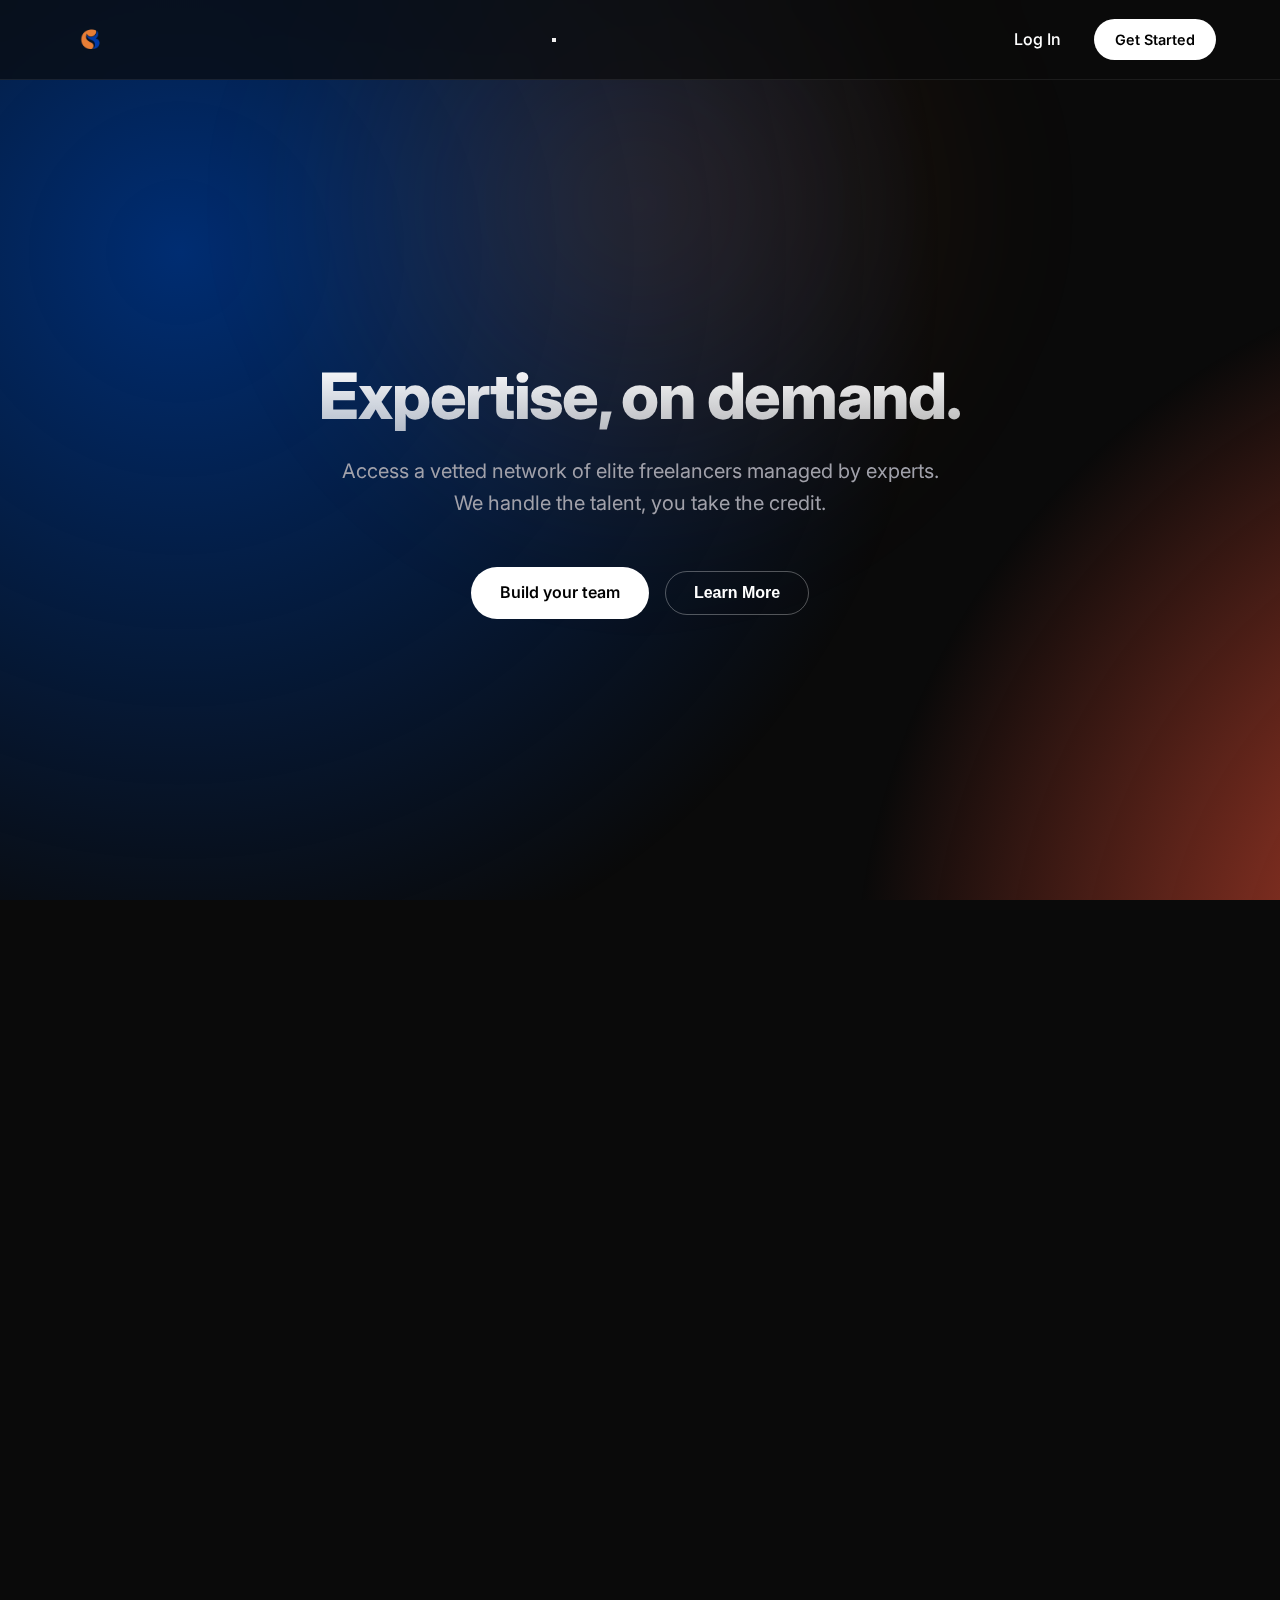
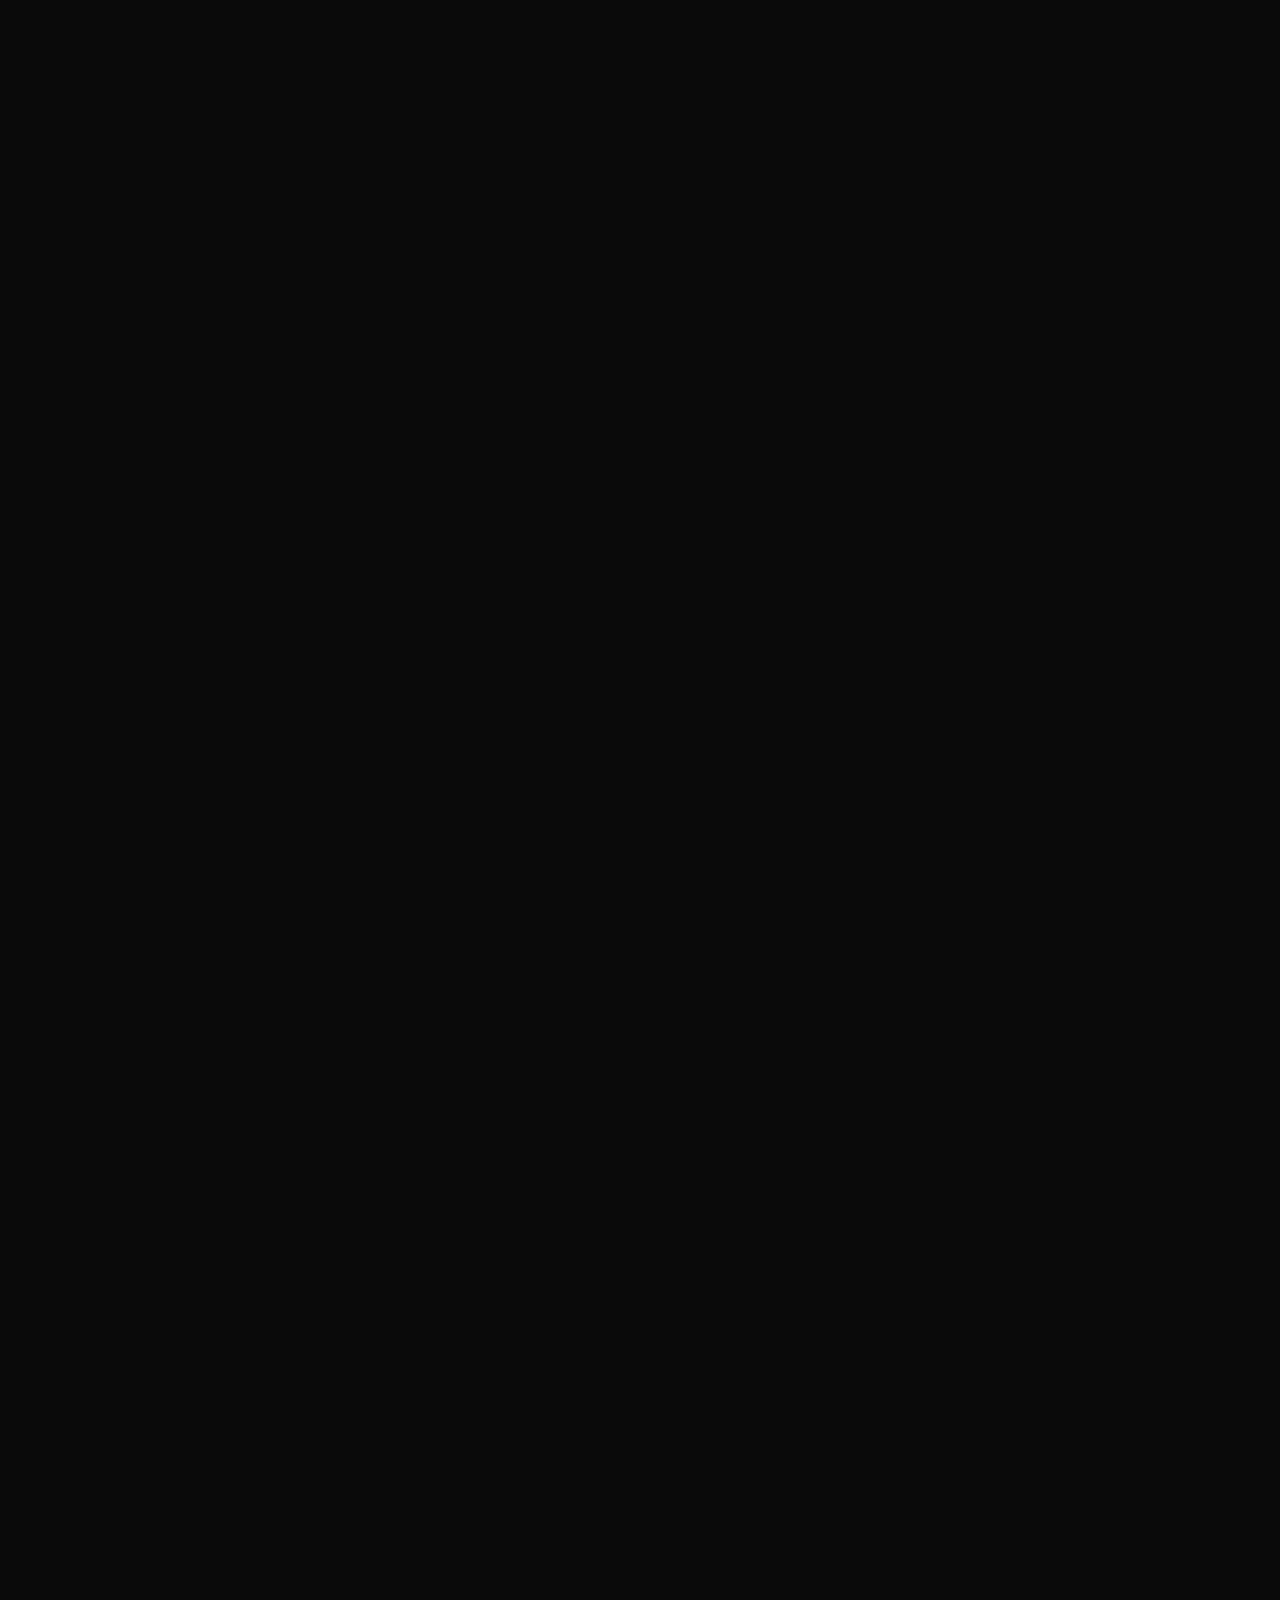
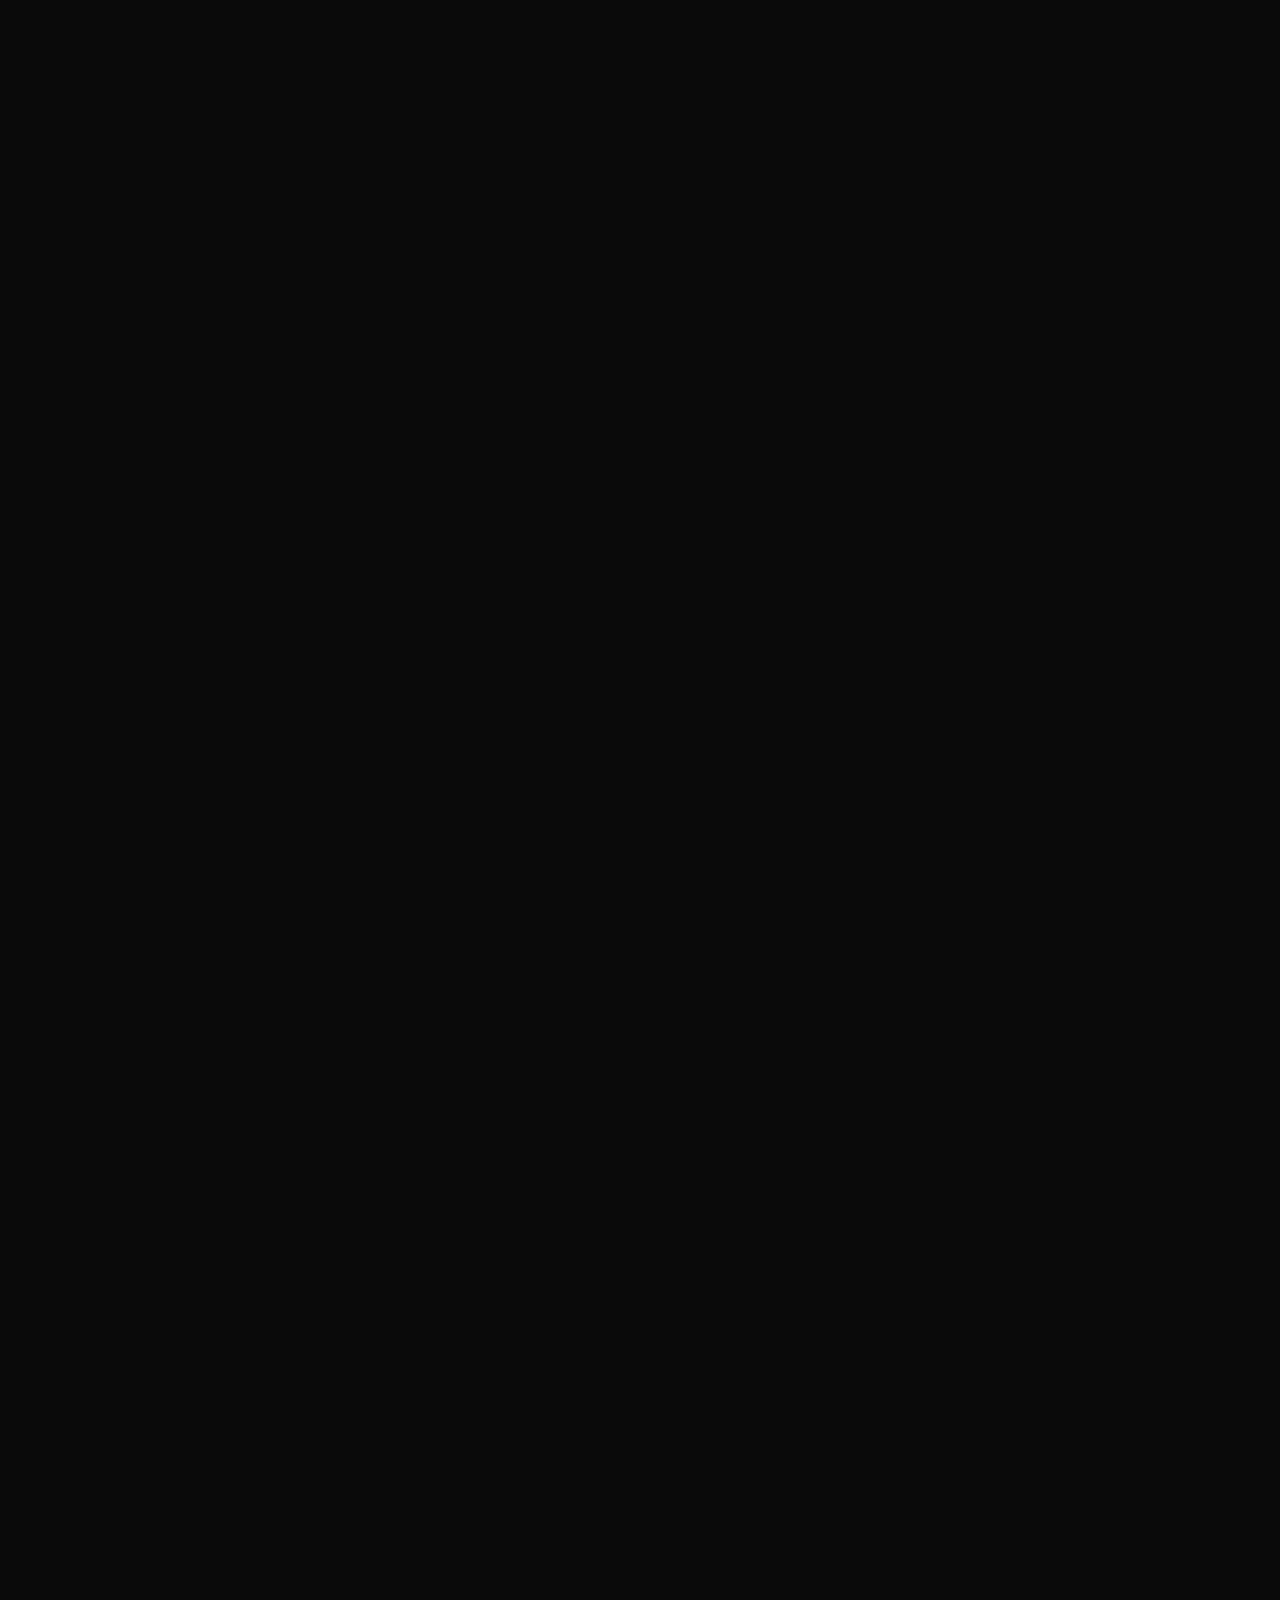
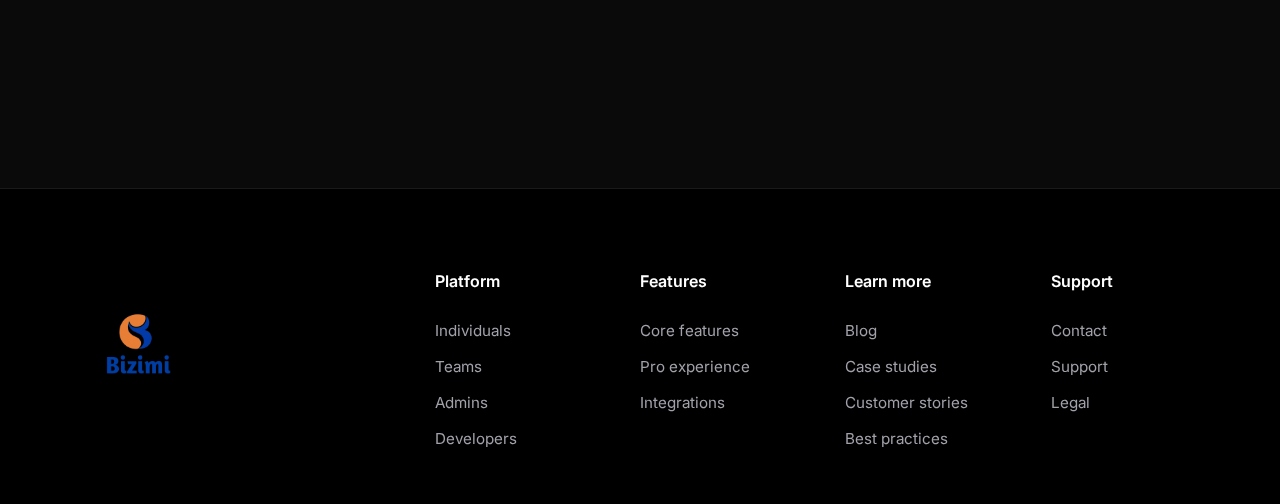
<file: index.html>
<!doctype html>
<html lang="en">
  <head>
    <meta charset="UTF-8" />
    <meta name="viewport" content="width=device-width, initial-scale=1.0" />
    <title>Bizimi - Expertise on Demand</title>
    <link rel="stylesheet" href="style.css" />
    <link
      href="https://fonts.googleapis.com/css2?family=Inter:wght@400;500;600;700;800&display=swap"
      rel="stylesheet"
    />
    <link rel="icon" href="imgs/logo (3).png">
  </head>

  <body data-view="agency">
    <div class="bg-container">
      <div class="bg-layer bg-agency"></div>
    </div>

    <nav class="navbar fade-in">
      <div class="logo">
        <a href="index.html" class="logo-icon">
          <img src="imgs/logo (3).png" alt="Bizimi Logo" />
        </a>
        <!-- Optional text if needed -->
        <!-- <span class="logo-text">Bizimi</span> -->
      </div>

      <button class="mobile-menu-btn" aria-label="Toggle navigation">
        <span class="bar"></span>
        <span class="bar"></span>
        <span class="bar"></span>
      </button>

      <div class="nav-menu" id="nav-menu">
        <div class="nav-actions">
          <a href="Login.html" class="btn btn-ghost">Log In</a>
          <a href="Signup.html" class="btn btn-light btn-sm">Get Started</a>
        </div>
      </div>
    </nav>

    <header class="hero">
      <!-- Abstract background elements can be added here via CSS or extra divs if needed -->
      <div class="hero-content fade-up">
        <h1 id="hero-title">Expertise, on demand.</h1>
        <p id="hero-sub">
          Access a vetted network of elite freelancers managed by experts. We
          handle the talent, you take the credit.
        </p>

        <div class="hero-buttons">
          <a
            id="main-cta-btn"
            class="btn btn-white"
            href="Signup.html"
          >
            Build your team
          </a>
          <button
            class="btn btn-outline"
            onclick="window.location.href = '#info-section'"
          >
            Learn More
          </button>
        </div>
      </div>
    </header>

    <section class="info-section" id="info-section">
      <div class="container fade-up">
        <div class="info-grid">
          <div class="info-text">
            <h2 id="info-title">Never say 'no' to a client project again.</h2>
            <p id="info-desc">
              Stop turning away work because your internal team is at capacity.
              Bizimi provides 'plug-and-play' experts who integrate directly
              into your workflow.
            </p>
            <a id="info-btn" class="btn btn-white" href="#how-it-works-section">See how it works</a>
          </div>
          <div class="info-image">
            <img
              id="info-img"
              src="imgs/handshake.svg"
              alt="Bizimi Illustration"
            />
          </div>
        </div>
      </div>
    </section>

    <section class="features-section">
      <div class="container">
        <!-- SVG Gradient Definition -->
        <svg
          style="width: 0; height: 0; position: absolute"
          aria-hidden="true"
          focusable="false"
        >
          <linearGradient id="icon-gradient" x2="1" y2="1">
            <stop offset="0%" stop-color="#f58025" />
            <stop offset="100%" stop-color="#da4a32" />
          </linearGradient>
        </svg>

        <div class="features-header fade-up">
          <h2>Why choose Bizimi?</h2>
          <p>
            We provide everything you need to successfully complete your
            projects and grow your business.
          </p>
        </div>

        <div class="grid-container">
          <!-- Card 1 -->
          <div class="feature-card fade-up delay-1">
            <div class="feature-icon">
              <svg
                viewBox="0 0 24 24"
                stroke-linecap="round"
                stroke-linejoin="round"
              >
                <path d="M17 21v-2a4 4 0 0 0-4-4H5a4 4 0 0 0-4 4v2"></path>
                <circle cx="9" cy="7" r="4"></circle>
                <path d="M23 21v-2a4 4 0 0 0-3-3.87"></path>
                <path d="M16 3.13a4 4 0 0 1 0 7.75"></path>
              </svg>
            </div>
            <h3>Find Top Talent</h3>
            <p>
              Connect with skilled freelancers from around the world, vetted for
              quality and expertise.
            </p>
          </div>

          <!-- Card 2 -->
          <div class="feature-card fade-up delay-2">
            <div class="feature-icon">
              <svg
                viewBox="0 0 24 24"
                stroke-linecap="round"
                stroke-linejoin="round"
              >
                <rect x="2" y="7" width="20" height="14" rx="2" ry="2"></rect>
                <path d="M16 21V5a2 2 0 0 0-2-2h-4a2 2 0 0 0-2 2v16"></path>
              </svg>
            </div>
            <h3>Secure Payments</h3>
            <p>
              Safe and secure payment system with escrow protection for both
              clients and freelancers.
            </p>
          </div>

          <!-- Card 3 -->
          <div class="feature-card fade-up delay-3">
            <div class="feature-icon">
              <svg
                viewBox="0 0 24 24"
                stroke-linecap="round"
                stroke-linejoin="round"
              >
                <path d="M12 22s8-4 8-10V5l-8-3-8 3v7c0 6 8 10 8 10z"></path>
              </svg>
            </div>
            <h3>Quality Assurance</h3>
            <p>
              All freelancers are verified and rated by previous clients to
              ensure top-quality work.
            </p>
          </div>

          <!-- Card 4 -->
          <div class="feature-card fade-up delay-1">
            <div class="feature-icon">
              <svg
                viewBox="0 0 24 24"
                stroke-linecap="round"
                stroke-linejoin="round"
              >
                <polygon
                  points="13 2 3 14 12 14 11 22 21 10 12 10 13 2"
                ></polygon>
              </svg>
            </div>
            <h3>Fast Delivery</h3>
            <p>
              Get your projects completed quickly with our efficient matching
              and communication system.
            </p>
          </div>

          <!-- Card 5 -->
          <div class="feature-card fade-up delay-2">
            <div class="feature-icon">
              <svg
                viewBox="0 0 24 24"
                stroke-linecap="round"
                stroke-linejoin="round"
              >
                <circle cx="12" cy="12" r="10"></circle>
                <line x1="2" y1="12" x2="22" y2="12"></line>
                <path
                  d="M12 2a15.3 15.3 0 0 1 4 10 15.3 15.3 0 0 1-4 10 15.3 15.3 0 0 1-4-10 15.3 15.3 0 0 1 4-10z"
                ></path>
              </svg>
            </div>
            <h3>Global Reach</h3>
            <p>
              Access talent from around the world, working across different time
              zones and cultures.
            </p>
          </div>

          <!-- Card 6 -->
          <div class="feature-card fade-up delay-3">
            <div class="feature-icon">
              <svg
                viewBox="0 0 24 24"
                stroke-linecap="round"
                stroke-linejoin="round"
              >
                <path
                  d="M21 11.5a8.38 8.38 0 0 1-.9 3.8 8.5 8.5 0 0 1-7.6 4.7 8.38 8.38 0 0 1-3.8-.9L3 21l1.9-5.7a8.38 8.38 0 0 1-.9-3.8 8.5 8.5 0 0 1 4.7-7.6 8.38 8.38 0 0 1 3.8-.9h.5a8.48 8.48 0 0 1 8 8v.5z"
                ></path>
              </svg>
            </div>
            <h3>24/7 Support</h3>
            <p>
              Round-the-clock customer support to help you with any questions or
              issues.
            </p>
          </div>
        </div>
      </div>
    </section>

    <section class="how-it-works-section" id="how-it-works-section">
      <div class="container">
        <div class="how-it-works-header fade-up">
          <h2>How it works</h2>
          <p>
            Getting started is simple. Follow these three easy steps to begin
            your journey.
          </p>
        </div>

        <div class="steps-container fade-up delay-1">
          <!-- Step 1 -->
          <div class="step-item">
            <div class="step-number">
              <span class="number-text">1</span>
            </div>
            <h3>Create Your Account</h3>
            <p>Sign up as a freelancer or client in just a few minutes.</p>
          </div>

          <!-- Step 2 -->
          <div class="step-item">
            <div class="step-number">
              <span class="number-text">2</span>
            </div>
            <h3>Post or Browse Projects</h3>
            <p>
              Clients post projects, freelancers browse and submit proposals.
            </p>
          </div>

          <!-- Step 3 -->
          <div class="step-item">
            <div class="step-number">
              <span class="number-text">3</span>
            </div>
            <h3>Work & Get Paid</h3>
            <p>Complete the work, get approved, and receive secure payments.</p>
          </div>
        </div>
      </div>
    </section>

    <section class="services-section">
      <div class="container">
        <div class="features-header fade-up">
          <h2>Our Services</h2>
          <p>Comprehensive solutions tailored to your business needs.</p>
        </div>

        <div class="grid-container">
          <!-- Service 1 -->
          <div class="service-card fade-up delay-1">
            <div class="service-icon">
              <svg
                viewBox="0 0 24 24"
                stroke-linecap="round"
                stroke-linejoin="round"
              >
                <path d="M12 19l7-7 3 3-7 7-3-3z"></path>
                <path d="M18 13l-1.5-7.5L2 2l3.5 14.5L13 18l5-5z"></path>
                <path d="M2 2l7.586 7.586"></path>
                <circle cx="11" cy="11" r="2"></circle>
              </svg>
            </div>
            <h3>UI/UX Design</h3>
            <p>
              User-centric designs that blend aesthetics with functionality for
              superior experiences.
            </p>
          </div>

          <!-- Service 2 -->
          <div class="service-card fade-up delay-2">
            <div class="service-icon">
              <svg
                viewBox="0 0 24 24"
                stroke-linecap="round"
                stroke-linejoin="round"
              >
                <polyline points="16 18 22 12 16 6"></polyline>
                <polyline points="8 6 2 12 8 18"></polyline>
              </svg>
            </div>
            <h3>Full Stack Dev</h3>
            <p>
              End-to-end web solutions using cutting-edge technologies and
              robust architectures.
            </p>
          </div>

          <!-- Service 3 -->
          <div class="service-card fade-up delay-3">
            <div class="service-icon">
              <svg
                viewBox="0 0 24 24"
                stroke-linecap="round"
                stroke-linejoin="round"
              >
                <circle cx="13.5" cy="6.5" r=".5"></circle>
                <circle cx="17.5" cy="10.5" r=".5"></circle>
                <circle cx="8.5" cy="7.5" r=".5"></circle>
                <circle cx="6.5" cy="12.5" r=".5"></circle>
                <path
                  d="M12 2C6.5 2 2 6.5 2 12s4.5 10 10 10c.926 0 1.648-.746 1.648-1.688 0-.437-.18-.835-.437-1.125-.29-.289-.438-.652-.438-1.125a1.64 1.64 0 0 1 1.668-1.668h1.996c3.051 0 5.555-2.503 5.555-5.554C21.965 6.012 17.461 2 12 2z"
                ></path>
              </svg>
            </div>
            <h3>Graphic Design</h3>
            <p>
              Compelling visual identities and creative assets that tell your
              brand's story.
            </p>
          </div>

          <!-- Service 4 -->
          <div class="service-card fade-up delay-4">
            <div class="service-icon">
              <svg
                viewBox="0 0 24 24"
                stroke-linecap="round"
                stroke-linejoin="round"
              >
                <path d="M2 20h20"></path>
                <path d="M5 16l6-8 5 4 4-10"></path>
              </svg>
            </div>
            <h3>Strategy & Growth</h3>
            <p>
              Data-driven insights and consulting to help your business scale
              effectively.
            </p>
          </div>
        </div>
      </div>
    </section>

    <!-- Hire Graphic Design Section -->
    <section class="hiring-section" id="hire-graphic-design">
      <div class="container fade-up">
        <div class="info-grid">
          <div class="info-image">
            <!-- Using a graphic design related SVG (pen tool icon reused/modified) -->
            <svg
              width="300"
              height="300"
              viewBox="0 0 24 24"
              stroke="white"
              stroke-width="1"
              fill="none"
              stroke-linecap="round"
              stroke-linejoin="round"
              class="section-illustration"
            >
              <path d="M12 19l7-7 3 3-7 7-3-3z"></path>
              <path d="M18 13l-1.5-7.5L2 2l3.5 14.5L13 18l5-5z"></path>
              <path d="M2 2l7.586 7.586"></path>
            </svg>
          </div>
          <div class="info-text">
            <h2>Hire Graphic Designers</h2>
            <p>
              Elevate your brand with world-class visuals. Our graphic designers
              craft stunning logos, marketing materials, and brand identities that
              leave a lasting impression.
            </p>
            <ul class="skills-list">
              <li>Logo & Brand Identity</li>
              <li>Marketing Collateral</li>
              <li>Social Media Graphics</li>
              <li>Packaging Design</li>
            </ul>
            <a href="Signup.html" class="btn btn-white">Find Designers</a>
          </div>
        </div>
      </div>
    </section>

    <!-- Hire Web Developer Section -->
    <section class="hiring-section section-alt" id="hire-web-developer">
      <div class="container fade-up">
        <div class="info-grid">
          <div class="info-text">
            <h2>Hire Web Developers</h2>
            <p>
              Build robust, scalable websites and applications. From front-end
              magic to back-end stability, our developers have the code expertise
              you need.
            </p>
            <ul class="skills-list">
              <li>Full Stack Web Development</li>
              <li>Custom CMS Solutions</li>
              <li>E-commerce Platforms</li>
              <li>Progressive Web Apps</li>
            </ul>
            <a href="Signup.html" class="btn btn-white">Find Developers</a>
          </div>
          <div class="info-image">
             <!-- Web dev icon reused -->
            <svg
              width="300"
              height="300"
              viewBox="0 0 24 24"
              stroke="white"
              stroke-width="1"
              fill="none"
              stroke-linecap="round"
              stroke-linejoin="round"
              class="section-illustration"
            >
              <polyline points="16 18 22 12 16 6"></polyline>
              <polyline points="8 6 2 12 8 18"></polyline>
            </svg>
          </div>
        </div>
      </div>
    </section>

    <!-- Hire Digital Marketer Section -->
    <section class="hiring-section" id="hire-digital-marketer">
      <div class="container fade-up">
        <div class="info-grid">
         <div class="info-image">
            <!-- Growth/Marketing icon reused -->
            <svg
              width="300"
              height="300"
              viewBox="0 0 24 24"
              stroke="white"
              stroke-width="1"
              fill="none"
              stroke-linecap="round"
              stroke-linejoin="round"
              class="section-illustration"
            >
              <path d="M2 20h20"></path>
              <path d="M5 16l6-8 5 4 4-10"></path>
            </svg>
          </div>
          <div class="info-text">
            <h2>Hire Digital Marketers</h2>
            <p>
              Reach your target audience and grow your business. Our digital
              marketers specialize in SEO, PPC, and social media strategies that
              convert.
            </p>
             <ul class="skills-list">
              <li>SEO & SEM Strategy</li>
              <li>Social Media Marketing</li>
              <li>Content Marketing</li>
              <li>Email Campaigns</li>
            </ul>
            <a href="Signup.html" class="btn btn-white">Find Marketers</a>
          </div>
        </div>
      </div>
    </section>

    <footer class="footer">
      <div class="container footer-grid">
        <div class="footer-brand">
          <div class="logo">
            <img
              src="imgs/logo (1).png"
              alt="Bizimi Logo"
              style="height: 140px"
            />
          </div>
        </div>

        <div class="footer-col">
          <h5>Platform</h5>
          <a href="#">Individuals</a>
          <a href="#">Teams</a>
          <a href="#">Admins</a>
          <a href="#">Developers</a>
        </div>

        <div class="footer-col">
          <h5>Features</h5>
          <a href="#">Core features</a>
          <a href="#">Pro experience</a>
          <a href="#">Integrations</a>
        </div>

        <div class="footer-col">
          <h5>Learn more</h5>
          <a href="#">Blog</a>
          <a href="#">Case studies</a>
          <a href="#">Customer stories</a>
          <a href="#">Best practices</a>
        </div>

        <div class="footer-col">
          <h5>Support</h5>
          <a href="#">Contact</a>
          <a href="#">Support</a>
          <a href="#">Legal</a>
        </div>
      </div>
    </footer>

    <script src="script.js"></script>
  </body>
</html>
</file>
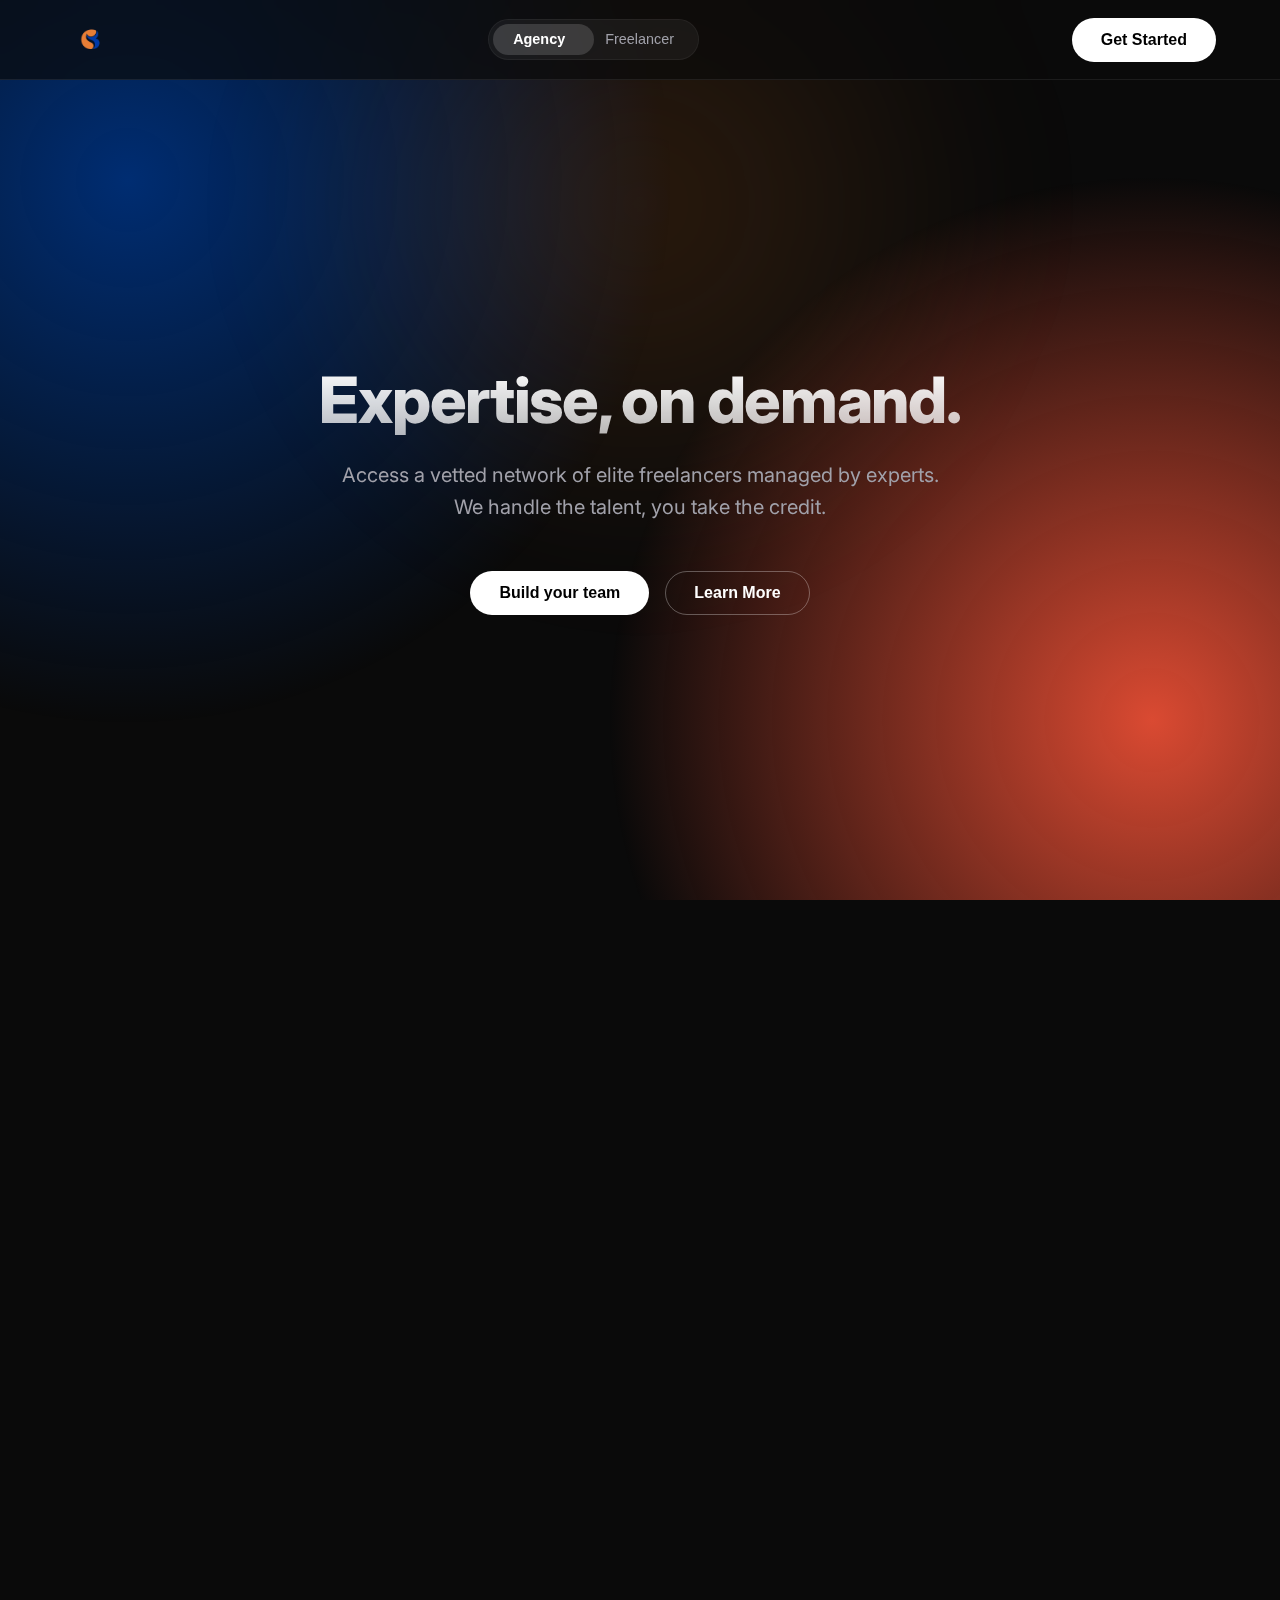
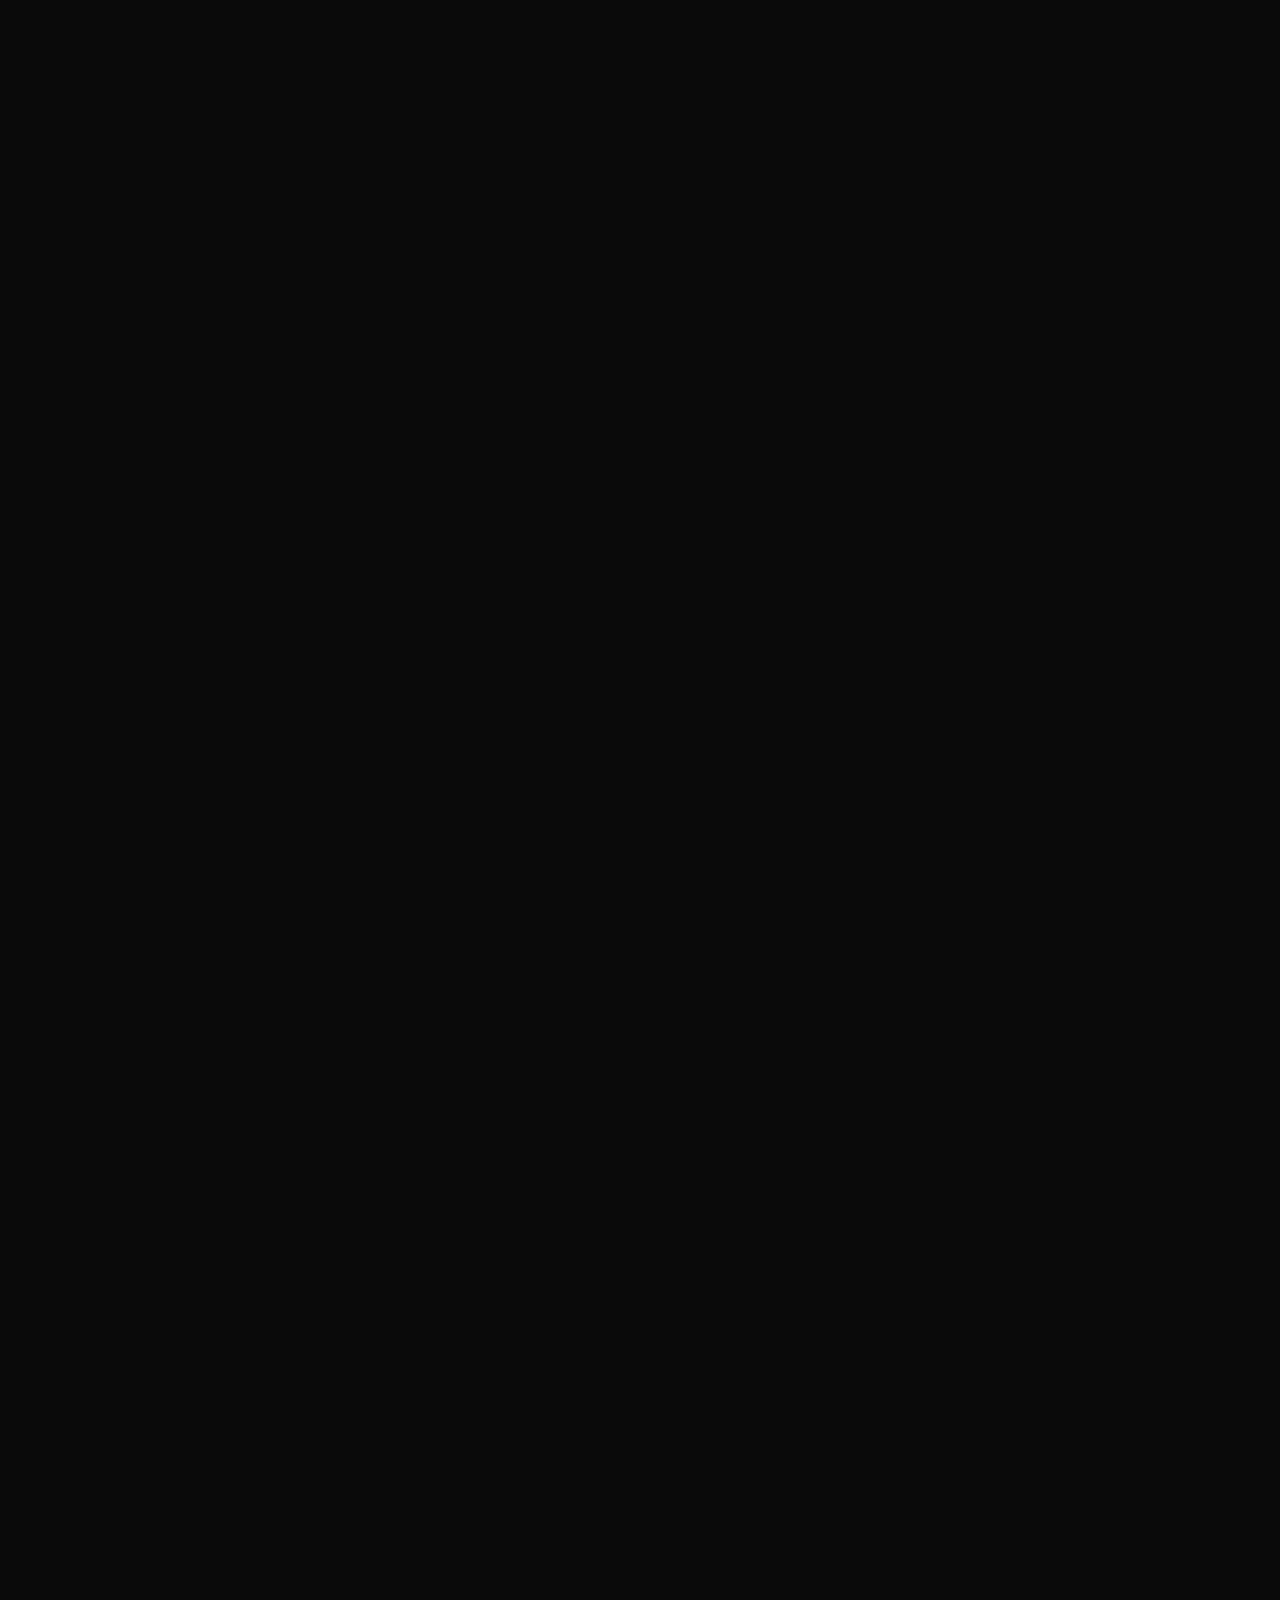
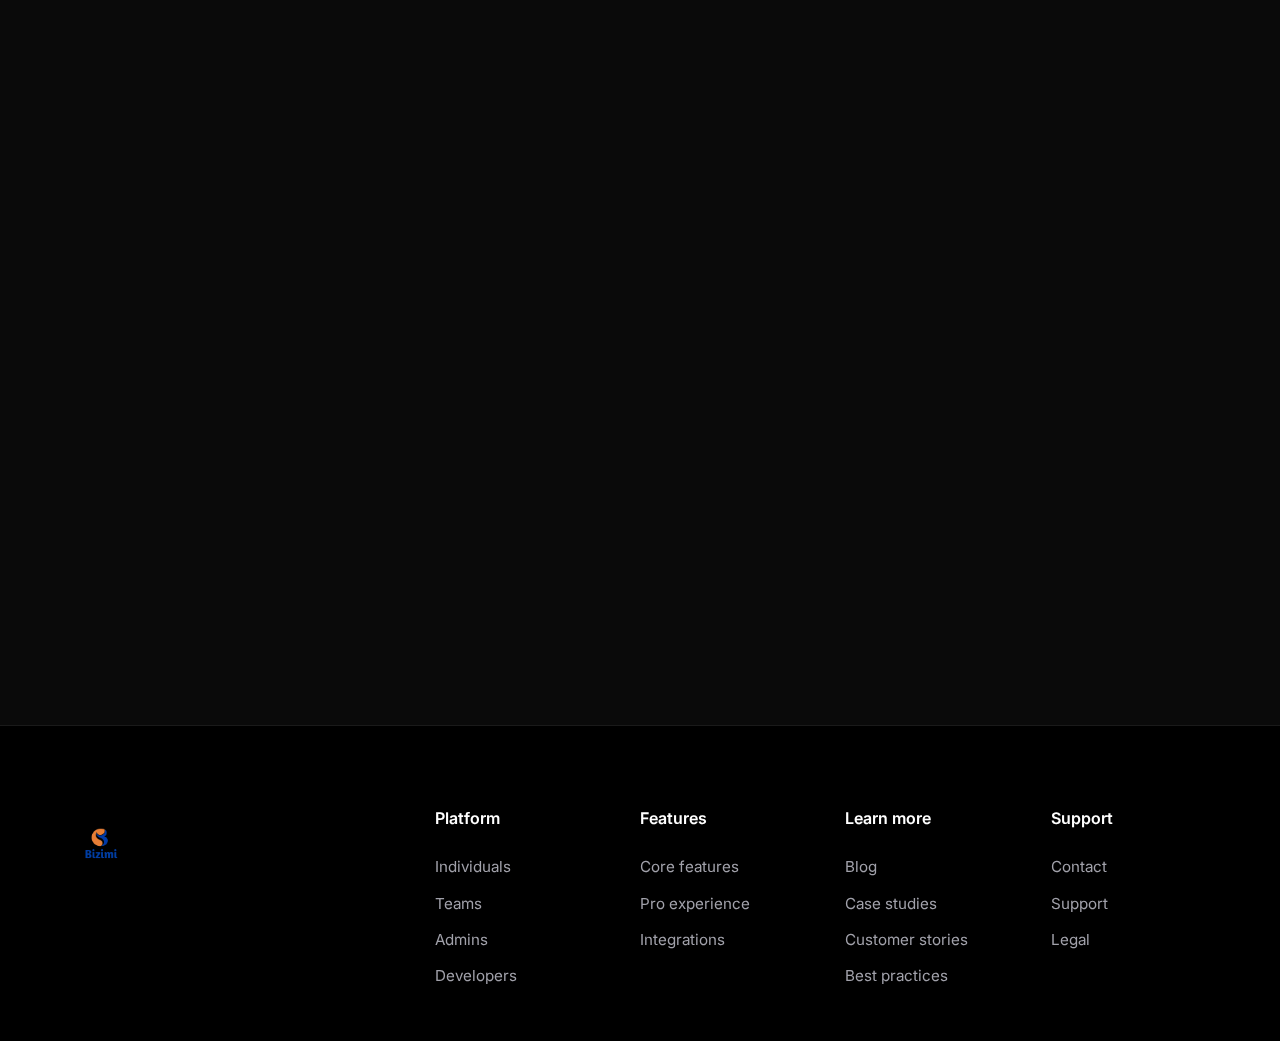
<file: Agency Page/index.html>
<!DOCTYPE html>
<html lang="en">

<head>
    <meta charset="UTF-8">
    <meta name="viewport" content="width=device-width, initial-scale=1.0">
    <title>Bizimi - Expertise on Demand</title>
    <link rel="stylesheet" href="style.css">
    <link href="https://fonts.googleapis.com/css2?family=Inter:wght@400;500;600;700;800&display=swap" rel="stylesheet">
</head>

<body data-view="agency">

    <div class="bg-container">
        <div class="bg-layer bg-agency"></div>
        <div class="bg-layer bg-freelancer"></div>
    </div>

    <nav class="navbar fade-in">
        <div class="logo">
            <a href="#" class="logo-icon">
                <img src="imgs/logo (3).png" alt="Bizimi Logo">
            </a>
            <!-- Optional text if needed -->
            <!-- <span class="logo-text">Bizimi</span> -->
        </div>

        <div class="toggle-container">
            <div class="toggle-bg"></div>
            <button class="toggle-btn active" data-target="agency">Agency</button>
            <button class="toggle-btn" data-target="freelancer">Freelancer</button>
        </div>

        <button class="btn btn-light">Get Started</button>
    </nav>

    <header class="hero">
        <!-- Abstract background elements can be added here via CSS or extra divs if needed -->
        <div class="hero-content fade-up">
            <h1 id="hero-title">Expertise, on demand.</h1>
            <p id="hero-sub">Access a vetted network of elite freelancers managed by experts. We handle the talent, you
                take the credit.</p>

            <div class="hero-buttons">
                <button id="main-cta-btn" class="btn btn-white">Build your team</button>
                <button class="btn btn-outline">Learn More</button>
            </div>
        </div>
    </header>

    <section class="info-section">
        <div class="container fade-up">
            <div class="info-grid">
                <div class="info-text">
                    <h2 id="info-title">Never say 'no' to a client project again.</h2>
                    <p id="info-desc">Stop turning away work because your internal team is at capacity. Bizimi provides 'plug-and-play' experts who integrate directly into your workflow.</p>
                    <button id="info-btn" class="btn btn-dark">See how it works</button>
                </div>
                <div class="info-image">
                   <img id="info-img" src="imgs/handshake.svg" alt="Bizimi Illustration">
                </div>
            </div>
        </div>
    </section>

    <section class="features-section">
        <div class="container">
            <!-- SVG Gradient Definition -->
            <svg style="width:0;height:0;position:absolute;" aria-hidden="true" focusable="false">
                <linearGradient id="icon-gradient" x2="1" y2="1">
                    <stop offset="0%" stop-color="#f58025" />
                    <stop offset="100%" stop-color="#da4a32" />
                </linearGradient>
            </svg>

            <div class="features-header fade-up">
                <h2>Why choose Bizimi?</h2>
                <p>We provide everything you need to successfully complete your projects and grow your business.</p>
            </div>

            <div class="grid-container">
                <!-- Card 1 -->
                <div class="feature-card fade-up delay-1">
                    <div class="feature-icon">
                        <svg viewBox="0 0 24 24" stroke-linecap="round" stroke-linejoin="round">
                            <path d="M17 21v-2a4 4 0 0 0-4-4H5a4 4 0 0 0-4 4v2"></path>
                            <circle cx="9" cy="7" r="4"></circle>
                            <path d="M23 21v-2a4 4 0 0 0-3-3.87"></path>
                            <path d="M16 3.13a4 4 0 0 1 0 7.75"></path>
                        </svg>
                    </div>
                    <h3>Find Top Talent</h3>
                    <p>Connect with skilled freelancers from around the world, vetted for quality and expertise.</p>
                </div>

                <!-- Card 2 -->
                <div class="feature-card fade-up delay-2">
                    <div class="feature-icon">
                        <svg viewBox="0 0 24 24" stroke-linecap="round" stroke-linejoin="round">
                            <rect x="2" y="7" width="20" height="14" rx="2" ry="2"></rect>
                            <path d="M16 21V5a2 2 0 0 0-2-2h-4a2 2 0 0 0-2 2v16"></path>
                        </svg>
                    </div>
                    <h3>Secure Payments</h3>
                    <p>Safe and secure payment system with escrow protection for both clients and freelancers.</p>
                </div>

                <!-- Card 3 -->
                <div class="feature-card fade-up delay-3">
                    <div class="feature-icon">
                        <svg viewBox="0 0 24 24" stroke-linecap="round" stroke-linejoin="round">
                            <path d="M12 22s8-4 8-10V5l-8-3-8 3v7c0 6 8 10 8 10z"></path>
                        </svg>
                    </div>
                    <h3>Quality Assurance</h3>
                    <p>All freelancers are verified and rated by previous clients to ensure top-quality work.</p>
                </div>

                <!-- Card 4 -->
                <div class="feature-card fade-up delay-1">
                    <div class="feature-icon">
                        <svg viewBox="0 0 24 24" stroke-linecap="round" stroke-linejoin="round">
                            <polygon points="13 2 3 14 12 14 11 22 21 10 12 10 13 2"></polygon>
                        </svg>
                    </div>
                    <h3>Fast Delivery</h3>
                    <p>Get your projects completed quickly with our efficient matching and communication system.</p>
                </div>

                <!-- Card 5 -->
                <div class="feature-card fade-up delay-2">
                    <div class="feature-icon">
                        <svg viewBox="0 0 24 24" stroke-linecap="round" stroke-linejoin="round">
                            <circle cx="12" cy="12" r="10"></circle>
                            <line x1="2" y1="12" x2="22" y2="12"></line>
                            <path d="M12 2a15.3 15.3 0 0 1 4 10 15.3 15.3 0 0 1-4 10 15.3 15.3 0 0 1-4-10 15.3 15.3 0 0 1 4-10z"></path>
                        </svg>
                    </div>
                    <h3>Global Reach</h3>
                    <p>Access talent from around the world, working across different time zones and cultures.</p>
                </div>

                <!-- Card 6 -->
                <div class="feature-card fade-up delay-3">
                    <div class="feature-icon">
                        <svg viewBox="0 0 24 24" stroke-linecap="round" stroke-linejoin="round">
                            <path d="M21 11.5a8.38 8.38 0 0 1-.9 3.8 8.5 8.5 0 0 1-7.6 4.7 8.38 8.38 0 0 1-3.8-.9L3 21l1.9-5.7a8.38 8.38 0 0 1-.9-3.8 8.5 8.5 0 0 1 4.7-7.6 8.38 8.38 0 0 1 3.8-.9h.5a8.48 8.48 0 0 1 8 8v.5z"></path>
                        </svg>
                    </div>
                    <h3>24/7 Support</h3>
                    <p>Round-the-clock customer support to help you with any questions or issues.</p>
                </div>
            </div>
        </div>
    </section>

    <section class="how-it-works-section">
        <div class="container">
            <div class="how-it-works-header fade-up">
                <h2>How it works</h2>
                <p>Getting started is simple. Follow these three easy steps to begin your journey.</p>
            </div>

            <div class="steps-container fade-up delay-1">
                <!-- Step 1 -->
                <div class="step-item">
                    <div class="step-number">
                        <span class="number-text">1</span>
                    </div>
                    <h3>Create Your Account</h3>
                    <p>Sign up as a freelancer or client in just a few minutes.</p>
                </div>

                <!-- Step 2 -->
                <div class="step-item">
                    <div class="step-number">
                        <span class="number-text">2</span>
                    </div>
                    <h3>Post or Browse Projects</h3>
                    <p>Clients post projects, freelancers browse and submit proposals.</p>
                </div>

                <!-- Step 3 -->
                <div class="step-item">
                    <div class="step-number">
                        <span class="number-text">3</span>
                    </div>
                    <h3>Work & Get Paid</h3>
                    <p>Complete the work, get approved, and receive secure payments.</p>
                </div>
            </div>
        </div>
    </section>

    <section class="services-section">
        <div class="container">
            <div class="features-header fade-up">
                <h2>Our Services</h2>
                <p>Comprehensive solutions tailored to your business needs.</p>
            </div>
            
            <div class="grid-container">
                <!-- Service 1 -->
                <div class="service-card fade-up delay-1">
                    <div class="service-icon">
                        <svg viewBox="0 0 24 24" stroke-linecap="round" stroke-linejoin="round">
                            <path d="M12 19l7-7 3 3-7 7-3-3z"></path>
                            <path d="M18 13l-1.5-7.5L2 2l3.5 14.5L13 18l5-5z"></path>
                            <path d="M2 2l7.586 7.586"></path>
                            <circle cx="11" cy="11" r="2"></circle>
                        </svg>
                    </div>
                    <h3>UI/UX Design</h3>
                    <p>User-centric designs that blend aesthetics with functionality for superior experiences.</p>
                </div>

                <!-- Service 2 -->
                <div class="service-card fade-up delay-2">
                    <div class="service-icon">
                        <svg viewBox="0 0 24 24" stroke-linecap="round" stroke-linejoin="round">
                            <polyline points="16 18 22 12 16 6"></polyline>
                            <polyline points="8 6 2 12 8 18"></polyline>
                        </svg>
                    </div>
                    <h3>Full Stack Dev</h3>
                    <p>End-to-end web solutions using cutting-edge technologies and robust architectures.</p>
                </div>

                <!-- Service 3 -->
                <div class="service-card fade-up delay-3">
                    <div class="service-icon">
                        <svg viewBox="0 0 24 24" stroke-linecap="round" stroke-linejoin="round">
                            <circle cx="13.5" cy="6.5" r=".5"></circle>
                            <circle cx="17.5" cy="10.5" r=".5"></circle>
                            <circle cx="8.5" cy="7.5" r=".5"></circle>
                            <circle cx="6.5" cy="12.5" r=".5"></circle>
                            <path d="M12 2C6.5 2 2 6.5 2 12s4.5 10 10 10c.926 0 1.648-.746 1.648-1.688 0-.437-.18-.835-.437-1.125-.29-.289-.438-.652-.438-1.125a1.64 1.64 0 0 1 1.668-1.668h1.996c3.051 0 5.555-2.503 5.555-5.554C21.965 6.012 17.461 2 12 2z"></path>
                        </svg>
                    </div>
                    <h3>Graphic Design</h3>
                    <p>Compelling visual identities and creative assets that tell your brand's story.</p>
                </div>

                <!-- Service 4 -->
                <div class="service-card fade-up delay-4">
                    <div class="service-icon">
                        <svg viewBox="0 0 24 24" stroke-linecap="round" stroke-linejoin="round">
                            <path d="M2 20h20"></path>
                            <path d="M5 16l6-8 5 4 4-10"></path>
                        </svg>
                    </div>
                    <h3>Strategy & Growth</h3>
                    <p>Data-driven insights and consulting to help your business scale effectively.</p>
                </div>
            </div>
        </div>
    </section>

    <footer class="footer">
        <div class="container footer-grid">
            <div class="footer-brand">
                <div class="logo">
                    <img src="imgs/logo (1).png" alt="Bizimi Logo" style="height: 70px;">
                </div>
            </div>

            <div class="footer-col">
                <h5>Platform</h5>
                <a href="#">Individuals</a>
                <a href="#">Teams</a>
                <a href="#">Admins</a>
                <a href="#">Developers</a>
            </div>

            <div class="footer-col">
                <h5>Features</h5>
                <a href="#">Core features</a>
                <a href="#">Pro experience</a>
                <a href="#">Integrations</a>
            </div>

            <div class="footer-col">
                <h5>Learn more</h5>
                <a href="#">Blog</a>
                <a href="#">Case studies</a>
                <a href="#">Customer stories</a>
                <a href="#">Best practices</a>
            </div>

            <div class="footer-col">
                <h5>Support</h5>
                <a href="#">Contact</a>
                <a href="#">Support</a>
                <a href="#">Legal</a>
            </div>
        </div>
    </footer>

    <script src="script.js"></script>
</body>

</html>
</file>
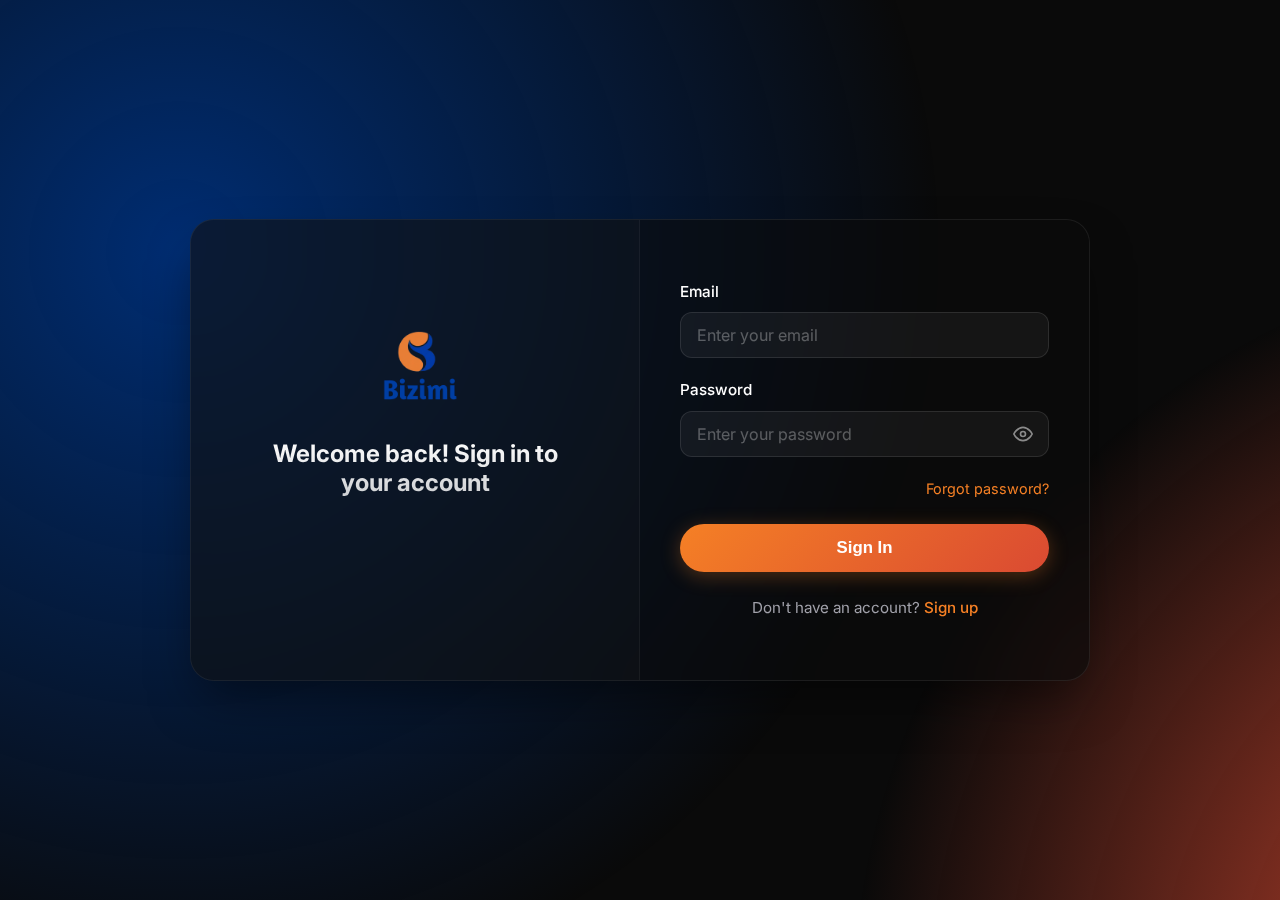
<file: Login.html>
<!DOCTYPE html>
<html lang="en">

<head>
    <meta charset="UTF-8">
    <meta name="viewport" content="width=device-width, initial-scale=1.0">
    <title>Bizimi - Login</title>
    <link rel="stylesheet" href="style.css">
    <link rel="icon" href="imgs/logo (3).png">
    <link href="https://fonts.googleapis.com/css2?family=Inter:wght@400;500;600;700;800&display=swap" rel="stylesheet">
</head>

<body>

    <div class="bg-container">
        <!-- Reusing the agency background for consistency -->
        <div class="bg-layer bg-agency"></div>
    </div>

    <div class="login-container fade-up">
        <div class="login-wrapper">
            <!-- Left Side: Branding/Welcome -->
            <div class="login-left">
                <div class="logo">
                    <a href="index.html">
                        <img src="imgs/logo (1).png" alt="Bizimi Logo" style="height: 160px;">
                    </a>
                </div>
                <h2>Welcome back! Sign in to your account</h2>
            </div>

            <!-- Right Side: Form -->
            <div class="login-right">
                <form class="login-form" id="login-form">
                    <div class="form-group">
                        <label for="email">Email</label>
                        <input type="email" id="email" placeholder="Enter your email" required>
                    </div>

                    <div class="form-group">
                        <label for="password">Password</label>
                        <div class="password-input-wrapper">
                            <input type="password" id="password" placeholder="Enter your password" required>
                            <button type="button" class="toggle-password" aria-label="Toggle password visibility">
                                <svg viewBox="0 0 24 24" fill="none" stroke="currentColor" stroke-width="2" stroke-linecap="round" stroke-linejoin="round">
                                    <path d="M1 12s4-8 11-8 11 8 11 8-4 8-11 8-11-8-11-8z"></path>
                                    <circle cx="12" cy="12" r="3"></circle>
                                </svg>
                            </button>
                        </div>
                    </div>

                    <div class="form-actions">
                        <a href="#" class="forgot-password">Forgot password?</a>
                    </div>

                    <button type="submit" class="btn btn-primary-gradient full-width">Sign In</button>

                    <div class="form-footer">
                        <p>Don't have an account? <a href="Signup.html">Sign up</a></p>
                    </div>
                </form>
            </div>
        </div>
    </div>

    <script src="script.js"></script>
</body>

</html>
</file>
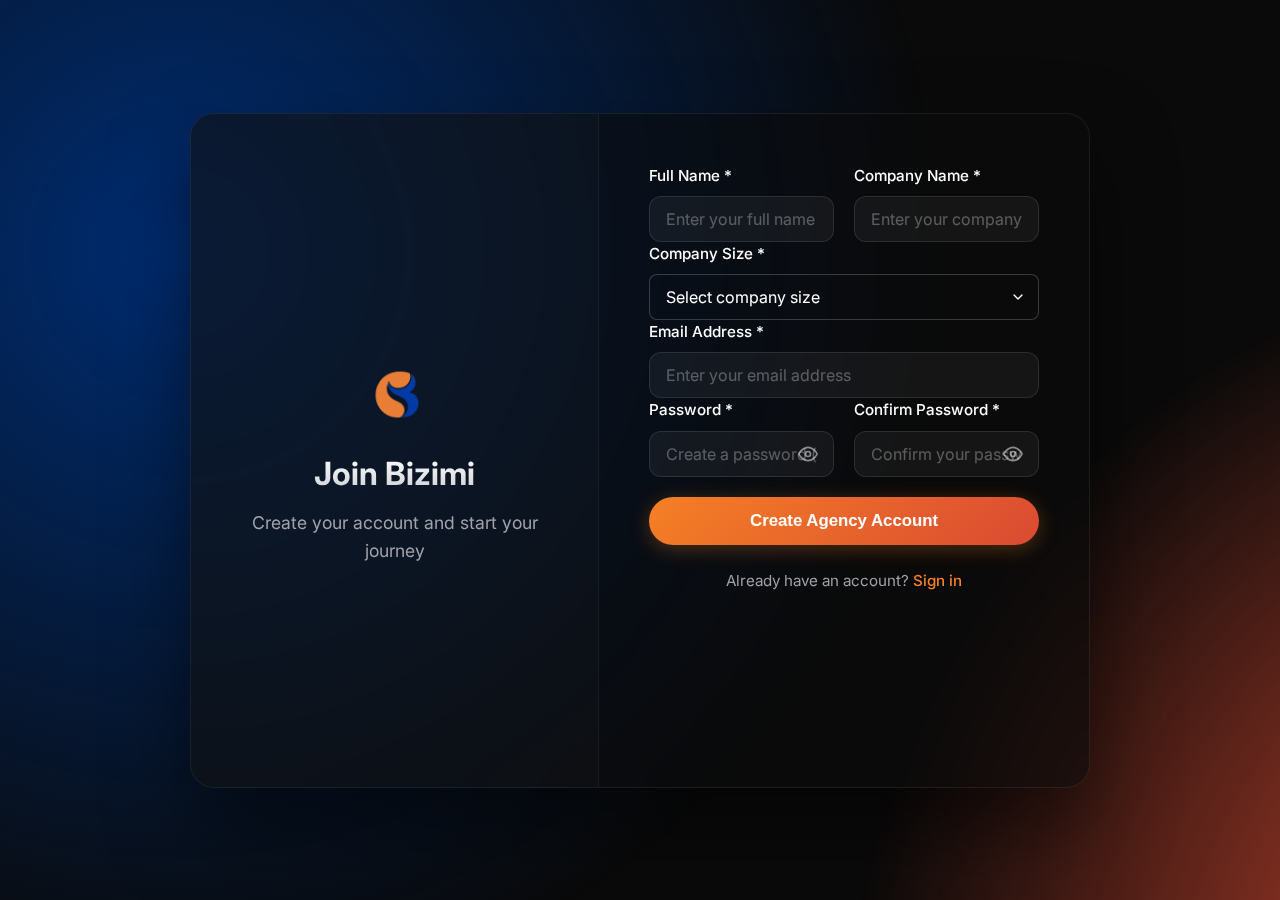
<file: Signup.html>
<!DOCTYPE html>
<html lang="en">

<head>
    <meta charset="UTF-8">
    <meta name="viewport" content="width=device-width, initial-scale=1.0">
    <title>Bizimi - Join Us</title>
    <link rel="stylesheet" href="style.css">
    <link rel="icon" href="imgs/logo (3).png">
    <link href="https://fonts.googleapis.com/css2?family=Inter:wght@400;500;600;700;800&display=swap" rel="stylesheet">
</head>

<body>

    <div class="bg-container">
        <div class="bg-layer bg-agency"></div>
    </div>

    <div class="signup-container fade-up">
        <div class="signup-wrapper">
            <!-- Left Side: Branding -->
            <div class="signup-left">
                <div class="logo">
                    <a href="index.html">
                         <img src="imgs/logo (3).png" alt="Bizimi Logo" style="height: 120px;">
                    </a>
                </div>
                <h2>Join Bizimi</h2>
                <p>Create your account and start your journey</p>
            </div>

            <!-- Right Side: Form -->
            <div class="signup-right">




                <form id="agency-form" class="signup-form">
                    <div class="form-grid">
                        <div class="form-group">
                            <label for="fullname-agency">Full Name *</label>
                            <input type="text" id="fullname-agency" placeholder="Enter your full name" required>
                        </div>
                        
                        <div class="form-group">
                            <label for="company-name">Company Name *</label>
                            <input type="text" id="company-name" placeholder="Enter your company name" required>
                        </div>
                    </div>

                    <div class="form-group">
                        <label for="company-size">Company Size *</label>
                        <select id="company-size" required>
                            <option value="" disabled selected>Select company size</option>
                            <option value="1-10">1-10 employees</option>
                            <option value="11-50">11-50 employees</option>
                            <option value="51-200">51-200 employees</option>
                            <option value="201+">201+ employees</option>
                        </select>
                    </div>

                    <div class="form-group">
                        <label for="email-agency">Email Address *</label>
                        <input type="email" id="email-agency" placeholder="Enter your email address" required>
                    </div>

                    <div class="form-grid">
                        <div class="form-group">
                            <label for="password-agency">Password *</label>
                            <div class="password-input-wrapper">
                                <input type="password" id="password-agency" placeholder="Create a password (min 6 characters)" required>
                                <button type="button" class="toggle-password" aria-label="Toggle password visibility">
                                    <svg viewBox="0 0 24 24" fill="none" stroke="currentColor" stroke-width="2" stroke-linecap="round" stroke-linejoin="round"><path d="M1 12s4-8 11-8 11 8 11 8-4 8-11 8-11-8-11-8z"></path><circle cx="12" cy="12" r="3"></circle></svg>
                                </button>
                            </div>
                        </div>
                        <div class="form-group">
                            <label for="confirm-password-agency">Confirm Password *</label>
                            <div class="password-input-wrapper">
                                <input type="password" id="confirm-password-agency" placeholder="Confirm your password" required>
                                <button type="button" class="toggle-password" aria-label="Toggle password visibility">
                                    <svg viewBox="0 0 24 24" fill="none" stroke="currentColor" stroke-width="2" stroke-linecap="round" stroke-linejoin="round"><path d="M1 12s4-8 11-8 11 8 11 8-4 8-11 8-11-8-11-8z"></path><circle cx="12" cy="12" r="3"></circle></svg>
                                </button>
                            </div>
                        </div>
                    </div>

                    <button type="submit" class="btn btn-primary-gradient full-width" style="margin-top: 20px;">Create Agency Account</button>

                    <div class="form-footer">
                        <p>Already have an account? <a href="Login.html">Sign in</a></p>
                    </div>
                </form>
            </div>
        </div>
    </div>

    <script src="script.js"></script>
</body>

</html>
</file>
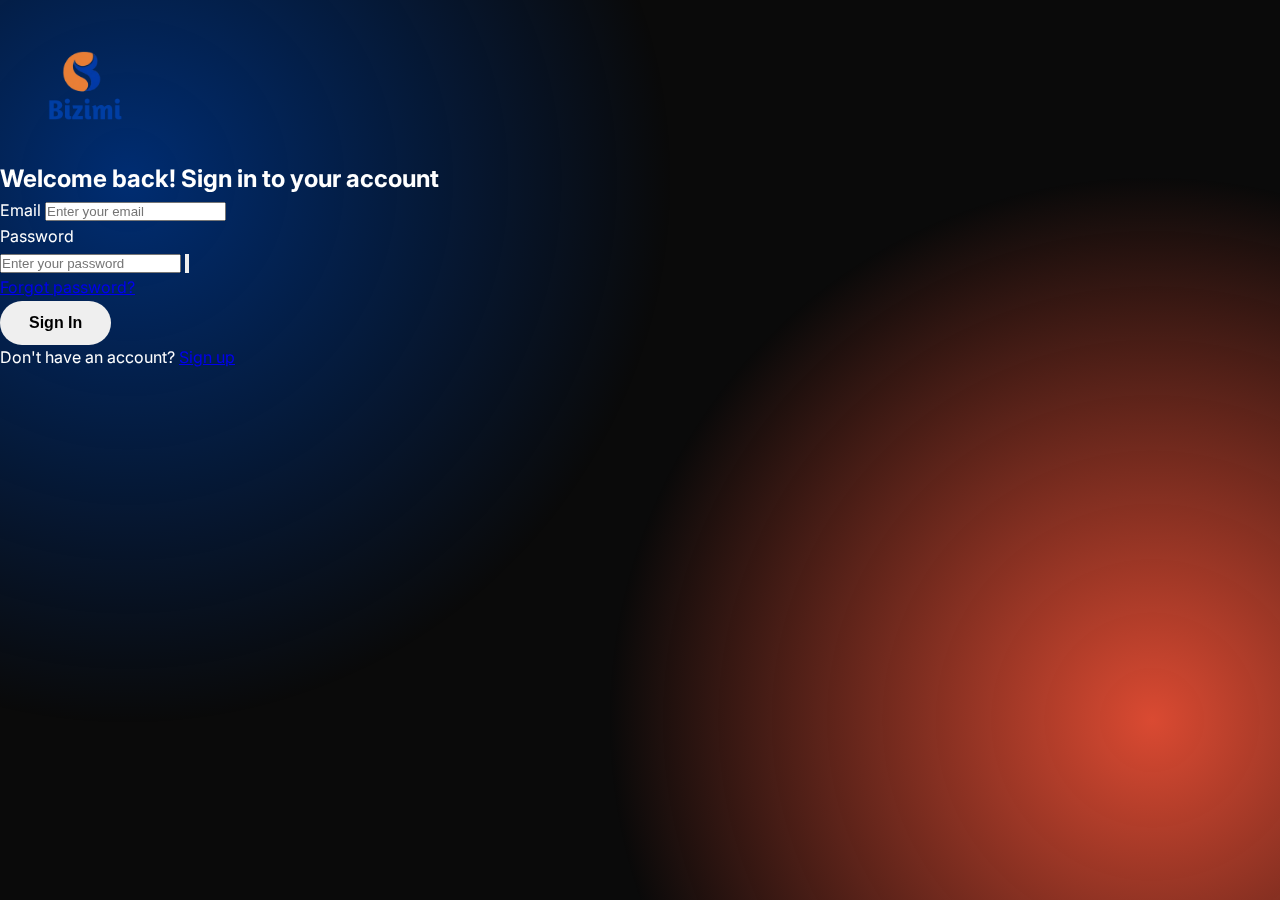
<file: Agency Page/Login.html>
<!DOCTYPE html>
<html lang="en">

<head>
    <meta charset="UTF-8">
    <meta name="viewport" content="width=device-width, initial-scale=1.0">
    <title>Bizimi - Login</title>
    <link rel="stylesheet" href="style.css">
    <link href="https://fonts.googleapis.com/css2?family=Inter:wght@400;500;600;700;800&display=swap" rel="stylesheet">
</head>

<body>

    <div class="bg-container">
        <!-- Reusing the agency background for consistency -->
        <div class="bg-layer bg-agency"></div>
    </div>

    <div class="login-container fade-up">
        <div class="login-wrapper">
            <!-- Left Side: Branding/Welcome -->
            <div class="login-left">
                <div class="logo">
                    <img src="imgs/logo (1).png" alt="Bizimi Logo" style="height: 160px;">
                </div>
                <h2>Welcome back! Sign in to your account</h2>
            </div>

            <!-- Right Side: Form -->
            <div class="login-right">
                <form class="login-form">
                    <div class="form-group">
                        <label for="email">Email</label>
                        <input type="email" id="email" placeholder="Enter your email" required>
                    </div>

                    <div class="form-group">
                        <label for="password">Password</label>
                        <div class="password-input-wrapper">
                            <input type="password" id="password" placeholder="Enter your password" required>
                            <button type="button" class="toggle-password" aria-label="Toggle password visibility">
                                <svg viewBox="0 0 24 24" fill="none" stroke="currentColor" stroke-width="2" stroke-linecap="round" stroke-linejoin="round">
                                    <path d="M1 12s4-8 11-8 11 8 11 8-4 8-11 8-11-8-11-8z"></path>
                                    <circle cx="12" cy="12" r="3"></circle>
                                </svg>
                            </button>
                        </div>
                    </div>

                    <div class="form-actions">
                        <a href="#" class="forgot-password">Forgot password?</a>
                    </div>

                    <button type="submit" class="btn btn-primary-gradient full-width">Sign In</button>

                    <div class="form-footer">
                        <p>Don't have an account? <a href="Signup.html">Sign up</a></p>
                    </div>
                </form>
            </div>
        </div>
    </div>

    <script src="script.js"></script>
</body>

</html>
</file>
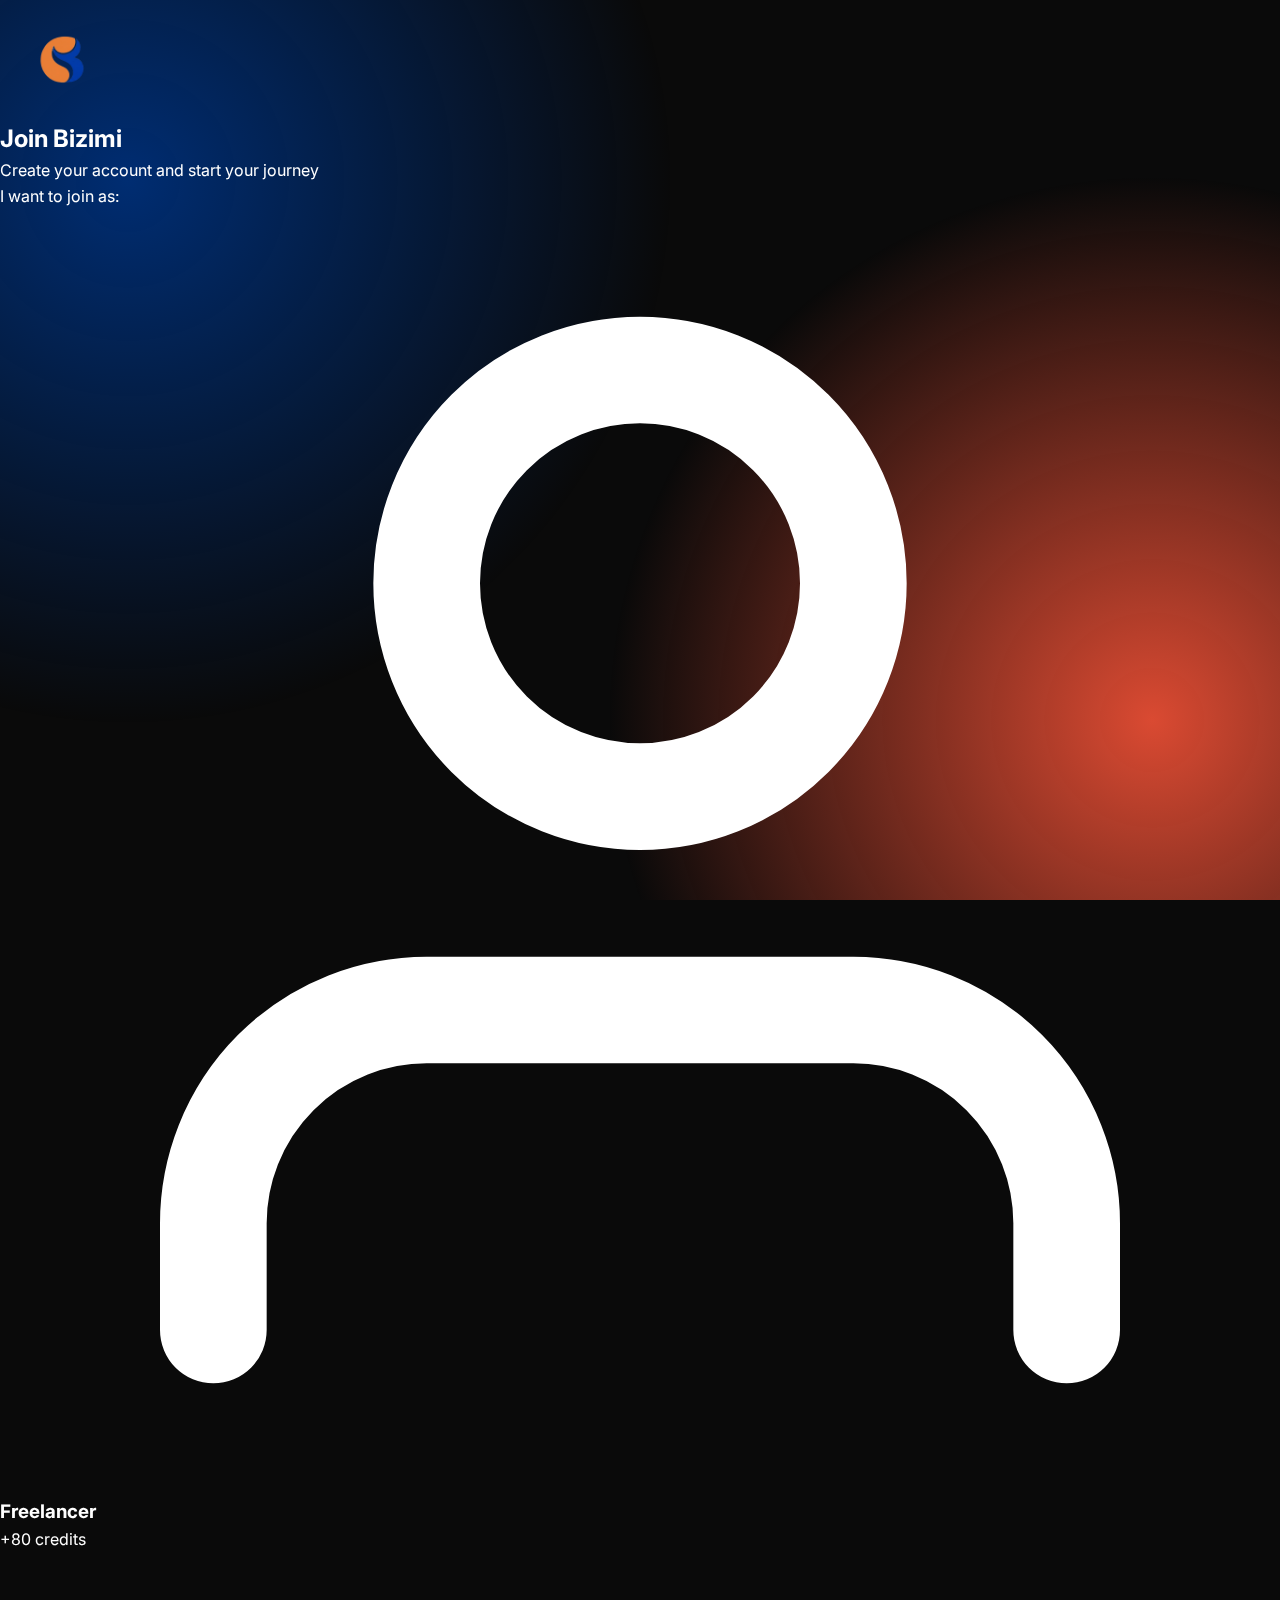
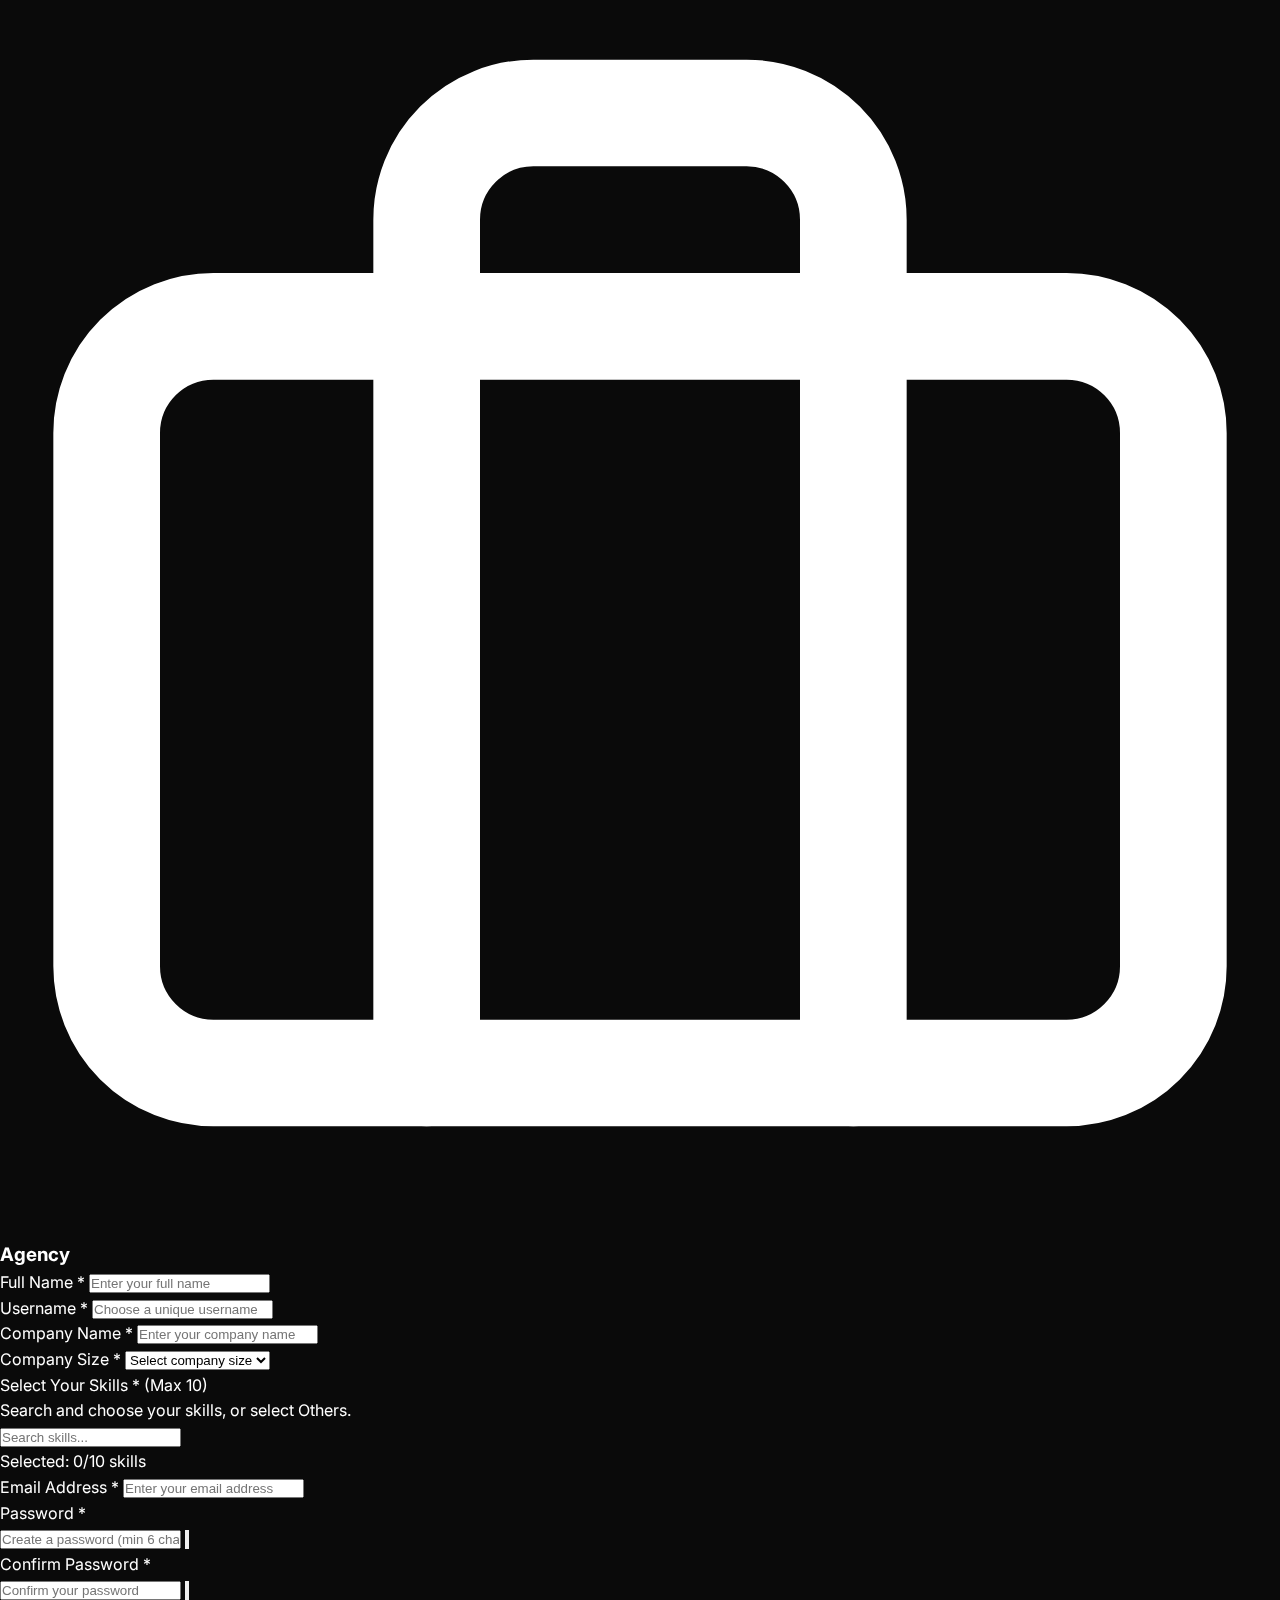
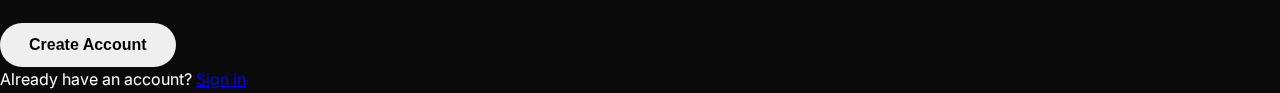
<file: Agency Page/Signup.html>
<!DOCTYPE html>
<html lang="en">

<head>
    <meta charset="UTF-8">
    <meta name="viewport" content="width=device-width, initial-scale=1.0">
    <title>Bizimi - Join Us</title>
    <link rel="stylesheet" href="style.css">
    <link href="https://fonts.googleapis.com/css2?family=Inter:wght@400;500;600;700;800&display=swap" rel="stylesheet">
</head>

<body>

    <div class="bg-container">
        <div class="bg-layer bg-agency"></div>
    </div>

    <div class="signup-container fade-up">
        <div class="signup-wrapper">
            <!-- Left Side: Branding -->
            <div class="signup-left">
                <div class="logo">
                     <img src="imgs/logo (3).png" alt="Bizimi Logo" style="height: 120px;">
                </div>
                <h2>Join Bizimi</h2>
                <p>Create your account and start your journey</p>
            </div>

            <!-- Right Side: Form -->
            <div class="signup-right">
                <form class="signup-form">
                    <label class="form-label">I want to join as:</label>
                    <div class="role-selector">
                        <div class="role-card active" data-role="freelancer">
                            <!-- Icon can be replaced with SVG/Img -->
                            <div class="role-icon">
                                <svg viewBox="0 0 24 24" fill="none" stroke="currentColor" stroke-width="2" stroke-linecap="round" stroke-linejoin="round"><path d="M20 21v-2a4 4 0 0 0-4-4H8a4 4 0 0 0-4 4v2"></path><circle cx="12" cy="7" r="4"></circle></svg>
                            </div>
                            <h3>Freelancer</h3>
                            <span class="role-sub">+80 credits</span>
                        </div>
                        <div class="role-card" data-role="agency">
                            <div class="role-icon">
                                <svg viewBox="0 0 24 24" fill="none" stroke="currentColor" stroke-width="2" stroke-linecap="round" stroke-linejoin="round"><rect x="2" y="7" width="20" height="14" rx="2" ry="2"></rect><path d="M16 21V5a2 2 0 0 0-2-2h-4a2 2 0 0 0-2 2v16"></path></svg>
                            </div>
                            <h3>Agency</h3>
                        </div>
                    </div>
                    <!-- Hidden input to store selected role -->
                    <input type="hidden" id="selected-role" name="role" value="freelancer">

                    <div class="form-grid">
                        <div class="form-group">
                            <label for="fullname">Full Name *</label>
                            <input type="text" id="fullname" placeholder="Enter your full name" required>
                        </div>
                        
                        <!-- Freelancer Only: Username -->
                        <div class="form-group freelancer-only">
                            <label for="username">Username *</label>
                            <input type="text" id="username" placeholder="Choose a unique username">
                        </div>

                        <!-- Agency Only: Company Name -->
                        <div class="form-group agency-only hidden">
                            <label for="company-name">Company Name *</label>
                            <input type="text" id="company-name" placeholder="Enter your company name">
                        </div>
                    </div>

                    <!-- Agency Only: Company Size -->
                    <div class="form-group agency-only hidden">
                        <label for="company-size">Company Size *</label>
                        <select id="company-size">
                            <option value="" disabled selected>Select company size</option>
                            <option value="1-10">1-10 employees</option>
                            <option value="11-50">11-50 employees</option>
                            <option value="51-200">51-200 employees</option>
                            <option value="201+">201+ employees</option>
                        </select>
                    </div>

                    <div class="form-group skills-section freelancer-only" id="skills-section-wrapper">
                        <label>Select Your Skills * (Max 10)</label>
                        <p class="input-hint">Search and choose your skills, or select Others.</p>
                        
                        <!-- Selected Skills Pills Area -->
                        <div id="selected-skills-list" class="selected-skills-list"></div>

                        <!-- Dropdown Search -->
                        <div class="skills-dropdown-wrapper">
                            <input type="text" id="skill-search" placeholder="Search skills..." class="skill-search-input" autocomplete="off">
                            <ul id="skills-dropdown" class="skills-dropdown"></ul>
                        </div>
                        
                        <!-- "Others" Input Area -->
                        <div id="other-skill-wrapper" class="other-skill-wrapper" style="display: none;">
                            <input type="text" id="other-skill-input" placeholder="Type your skill and press Enter">
                        </div>

                        <p class="skills-counter">Selected: <span id="skill-count">0</span>/10 skills</p>
                    </div>

                    <div class="form-group">
                        <label for="email">Email Address *</label>
                        <input type="email" id="email" placeholder="Enter your email address" required>
                    </div>

                    <div class="form-grid">
                        <div class="form-group">
                            <label for="password">Password *</label>
                            <div class="password-input-wrapper">
                                <input type="password" id="password" placeholder="Create a password (min 6 characters)" required>
                                <button type="button" class="toggle-password" aria-label="Toggle password visibility">
                                    <svg viewBox="0 0 24 24" fill="none" stroke="currentColor" stroke-width="2" stroke-linecap="round" stroke-linejoin="round"><path d="M1 12s4-8 11-8 11 8 11 8-4 8-11 8-11-8-11-8z"></path><circle cx="12" cy="12" r="3"></circle></svg>
                                </button>
                            </div>
                        </div>
                        <div class="form-group">
                            <label for="confirm-password">Confirm Password *</label>
                            <div class="password-input-wrapper">
                                <input type="password" id="confirm-password" placeholder="Confirm your password" required>
                                <button type="button" class="toggle-password" aria-label="Toggle password visibility">
                                    <svg viewBox="0 0 24 24" fill="none" stroke="currentColor" stroke-width="2" stroke-linecap="round" stroke-linejoin="round"><path d="M1 12s4-8 11-8 11 8 11 8-4 8-11 8-11-8-11-8z"></path><circle cx="12" cy="12" r="3"></circle></svg>
                                </button>
                            </div>
                        </div>
                    </div>

                    <button type="submit" id="submit-btn" class="btn btn-primary-gradient full-width" style="margin-top: 20px;">Create Account</button>

                    <div class="form-footer">
                        <p>Already have an account? <a href="Login.html">Sign in</a></p>
                    </div>
                </form>
            </div>
        </div>
    </div>

    <script src="script.js"></script>
</body>

</html>
</file>
<file: style.css>
:root {
  /* Color System */
  --primary-gradient: linear-gradient(135deg, #f58025 0%, #da4a32 100%);
  --secondary-gradient: linear-gradient(135deg, #0056d2 0%, #002d72 100%);
  --bg-dark: #0a0a0a;
  --bg-card: rgba(255, 255, 255, 0.03);
  --bg-card-hover: rgba(255, 255, 255, 0.08);
  --border-color: rgba(255, 255, 255, 0.1);

  --text-main: #ffffff;
  --text-muted: #a1a1aa;

  --glass-bg: rgba(10, 10, 10, 0.7);
  --glass-border: rgba(255, 255, 255, 0.08);

  /* Typography */
  --font-main: "Inter", system-ui, -apple-system, sans-serif;

  /* Spacing */
  --container-width: 1200px;
  --header-height: 80px;
}

/* Reset & Base */
*,
*::before,
*::after {
  margin: 0;
  padding: 0;
  box-sizing: border-box;
}

html {
  scroll-behavior: smooth;
  font-size: 16px;
}

body {
  font-family: var(--font-main);
  background: #0a0a0a;
  background-attachment: fixed;
  color: var(--text-main);
  line-height: 1.6;
  overflow-x: hidden;
  -webkit-font-smoothing: antialiased;
}

img {
  max-width: 100%;
  display: block;
}

/* Utilities */
.container {
  width: 90%;
  max-width: var(--container-width);
  margin: 0 auto;
}

.btn {
  display: inline-flex;
  align-items: center;
  justify-content: center;
  padding: 12px 28px;
  border-radius: 9999px;
  /* Pill shape */
  font-weight: 600;
  font-size: 1rem;
  cursor: pointer;
  transition: all 0.3s cubic-bezier(0.25, 0.8, 0.25, 1);
  border: 1px solid transparent;
  text-decoration: none;
}

.btn:hover {
  transform: translateY(-2px);
  box-shadow: 0 10px 20px rgba(0, 0, 0, 0.2);
}

.btn-light {
  background: #ffffff;
  color: #000000;
}

.btn-light:hover {
  background: #f0f0f0;
}

.btn-white {
  background: #ffffff;
  color: #000000;
}

.btn-outline {
  background: transparent;
  border: 1px solid rgba(255, 255, 255, 0.3);
  color: white;
}

.btn-outline:hover {
  background: rgba(255, 255, 255, 0.1);
  border-color: #ffffff;
}

.btn-dark {
  background: linear-gradient(to right, #222, #333);
  color: white;
  border: 1px solid rgba(255, 255, 255, 0.1);
}

.btn-sm {
    padding: 8px 20px;
    font-size: 0.9rem;
}

.btn-ghost {
    background: transparent;
    color: white;
    padding: 8px 20px;
    font-weight: 500;
}

.btn-ghost:hover {
    color: rgba(255, 255, 255, 0.8);
    background: rgba(255, 255, 255, 0.05);
}

/* Navbar */
.navbar {
  position: fixed;
  top: 0;
  left: 0;
  width: 100%;
  height: var(--header-height);
  display: flex;
  justify-content: space-between;
  align-items: center;
  padding: 0 5%;
  z-index: 1000;
  background: var(--glass-bg);
  backdrop-filter: blur(12px);
  -webkit-backdrop-filter: blur(12px);
  border-bottom: 1px solid var(--glass-border);
  transition: all 0.3s ease;
}

.logo {
  display: flex;
  align-items: center;
  gap: 12px;
}

.logo-icon img {
  height: 51.4px;
  width: auto;
  object-fit: contain;
}

.nav-actions {
    display: flex;
    align-items: center;
    gap: 12px;
}

/* Toggle Switch */
.toggle-container {
  position: relative;
  display: flex;
  background: rgba(255, 255, 255, 0.05);
  padding: 4px;
  border-radius: 999px;
  border: 1px solid rgba(255, 255, 255, 0.05);
}

.toggle-bg {
  position: absolute;
  top: 4px;
  left: 4px;
  width: calc(50% - 4px);
  height: calc(100% - 8px);
  background: rgba(255, 255, 255, 0.15);
  border-radius: 999px;
  transition: transform 0.3s cubic-bezier(0.4, 0, 0.2, 1);
}

.toggle-btn {
  position: relative;
  z-index: 1;
  background: none;
  border: none;
  color: var(--text-muted);
  padding: 8px 20px;
  font-size: 0.9rem;
  font-weight: 500;
  cursor: pointer;
  transition: color 0.3s;
  flex: 1;
  text-align: center;
  display: flex;
  align-items: center;
  justify-content: center;
  line-height: 1;
}

.toggle-btn.active {
  color: white;
  font-weight: 600;
}


/* Hero Section */
.hero {
  position: relative;
  min-height: 100vh;
  display: flex;
  align-items: center;
  justify-content: center;
  text-align: center;
  padding-top: var(--header-height);
  background: transparent;
  overflow: hidden;
}

.hero::before {
  /* Abstract Glow */
  content: "";
  position: absolute;
  top: -20%;
  left: 50%;
  transform: translateX(-50%);
  width: 60vw;
  height: 60vw;
  background: radial-gradient(
    circle,
    rgba(245, 128, 37, 0.15) 0%,
    transparent 70%
  );
  filter: blur(60px);
  z-index: 0;
  pointer-events: none;
}

.hero-content {
  position: relative;
  z-index: 1;
  max-width: 800px;
  margin: 0 auto;
  padding: 20px;
}

.hero h1 {
  font-size: clamp(2.5rem, 5vw, 4.5rem);
  font-weight: 800;
  letter-spacing: -0.02em;
  line-height: 1.1;
  margin-bottom: 24px;
  background: linear-gradient(
    180deg,
    #ffffff 0%,
    rgba(255, 255, 255, 0.7) 100%
  );
  -webkit-background-clip: text;
  background-clip: text;
  -webkit-text-fill-color: transparent;
}

.hero p {
  font-size: clamp(1rem, 2vw, 1.25rem);
  color: var(--text-muted);
  margin-bottom: 48px;
  max-width: 600px;
  margin-left: auto;
  margin-right: auto;
}

.hero-buttons {
  display: flex;
  align-items: center;
  justify-content: center;
  gap: 16px;
  flex-wrap: wrap;
}

/* Info Section */
.info-section {
  padding: 100px 0;
  background: var(--bg-dark);
}

.info-section .container {
  max-width: var(--container-width); /* Expanded width for grid */
  text-align: left; /* Reset from center */
}

.info-grid {
    display: grid;
    grid-template-columns: 1fr 1fr;
    gap: 60px;
    align-items: center;
}

.info-text h2 {
    font-size: clamp(2rem, 4vw, 3rem);
    margin-bottom: 24px;
    line-height: 1.2;
    background: linear-gradient(180deg, #ffffff 0%, rgba(255, 255, 255, 0.8) 100%);
    -webkit-background-clip: text;
    background-clip: text;
    -webkit-text-fill-color: transparent;
}

.info-text p {
    font-size: 1.1rem;
    color: var(--text-muted);
    margin-bottom: 32px;
}

.info-image {
    position: relative;
    display: flex;
    justify-content: center;
    align-items: center;
}

.info-image img {
    max-width: 300px;
    width: 100%;
    height: auto;
    display: block;
    transition: transform 0.5s ease;
}

.info-image:hover img {
    transform: scale(1.02);
}

@media (max-width: 900px) {
    .info-grid {
        grid-template-columns: 1fr;
        gap: 40px;
        text-align: center;
    }
    
    .info-section .container {
        text-align: center;
    }
}

/* Features Section (Why Choose Bizimi) */
.features-section {
  padding: 0 0 100px;
  background: var(--bg-dark);
}

.features-header {
  padding-top: 100px;
  text-align: center;
  max-width: 700px;
  margin: 0 auto 60px;
}

.features-header h2 {
  font-size: clamp(2rem, 3.5vw, 2.8rem);
  margin-bottom: 16px;
  background: linear-gradient(180deg, #ffffff 0%, rgba(255, 255, 255, 0.8) 100%);
  -webkit-background-clip: text;
  background-clip: text;
  -webkit-text-fill-color: transparent;
}

.features-header p {
  color: var(--text-muted);
  font-size: 1.1rem;
}

.feature-card {
  background: var(--bg-card);
  border: 1px solid var(--border-color);
  border-radius: 16px;
  padding: 32px;
  transition: all 0.3s ease;
  height: 100%;
  display: flex;
  flex-direction: column;
  align-items: flex-start;
  text-align: left;
}

.feature-card:hover {
  background: var(--bg-card-hover);
  transform: translateY(-5px);
  border-color: rgba(255, 255, 255, 0.2);
  box-shadow: 0 20px 40px rgba(0, 0, 0, 0.4);
}

.feature-icon {
  width: 48px;
  height: 48px;
  margin-bottom: 24px;
  display: flex;
  align-items: center;
  justify-content: center;
  /* Use mask or svg styling for gradient */
}

.feature-icon svg {
  width: 100%;
  height: 100%;
  stroke: url(#icon-gradient); /* Will Reference SVG defs */
  stroke-width: 1.5;
  fill: none;
}

/* Fallback for icon color if gradient ref fails or simple approach */
.feature-icon.colored-icon svg {
    stroke: #f58025; /* Fallback primary */
}

.feature-card h3 {
  font-size: 1.25rem;
  font-weight: 600;
  margin-bottom: 12px;
  color: var(--text-main);
}

.feature-card p {
  font-size: 0.95rem;
  color: var(--text-muted);
  line-height: 1.5;
}

/* How It Works Section */
.how-it-works-section {
  padding: 100px 0;
  background: var(--bg-dark); /* Or slightly different for separation if needed, but keeping consistent */
  position: relative;
}

.how-it-works-header {
  text-align: center;
  max-width: 700px;
  margin: 0 auto 80px;
}

.how-it-works-header h2 {
  font-size: clamp(2rem, 3.5vw, 2.8rem);
  margin-bottom: 16px;
  color: white;
}

.how-it-works-header p {
  color: var(--text-muted);
  font-size: 1.1rem;
}

.steps-container {
  display: flex;
  justify-content: space-between;
  gap: 40px;
  position: relative;
  max-width: 1000px;
  margin: 0 auto;
}

/* Connecting Line (Desktop) */
.steps-container::before {
  content: "";
  position: absolute;
  top: 40px; /* Aligns with center of 80px circle */
  left: 10%;
  width: 80%;
  height: 2px;
  background: linear-gradient(90deg, 
    rgba(255,255,255,0) 0%, 
    rgba(255,255,255,0.1) 20%, 
    rgba(255,255,255,0.1) 80%, 
    rgba(255,255,255,0) 100%
  );
  z-index: 0;
}

.step-item {
  flex: 1;
  display: flex;
  flex-direction: column;
  align-items: center;
  text-align: center;
  position: relative;
  z-index: 1;
}

.step-number {
  width: 80px;
  height: 80px;
  border-radius: 50%;
  background: var(--bg-dark); /* Gap for the line passing through */
  display: flex;
  align-items: center;
  justify-content: center;
  margin-bottom: 32px;
  transition: transform 0.3s ease;
  position: relative;
}

.step-number::before {
  /* Gradient Border/Glow effect */
  content: "";
  position: absolute;
  inset: -2px;
  border-radius: 50%;
  padding: 2px;
  background: var(--primary-gradient);
  -webkit-mask: 
     linear-gradient(#fff 0 0) content-box, 
     linear-gradient(#fff 0 0);
  mask: 
     linear-gradient(#fff 0 0) content-box, 
     linear-gradient(#fff 0 0);
  -webkit-mask-composite: xor;
  mask-composite: exclude;
  pointer-events: none;
}

.step-number::after {
    /* Inner Fill for number background */
    content: "";
    position: absolute;
    inset: 4px;
    border-radius: 50%;
    background: linear-gradient(135deg, rgba(245, 128, 37, 0.1), rgba(218, 74, 50, 0.1));
    z-index: -1;
}

.number-text {
  font-size: 2rem;
  font-weight: 800;
  background: var(--primary-gradient);
  -webkit-background-clip: text;
  background-clip: text;
  -webkit-text-fill-color: transparent;
}

.step-item:hover .step-number {
  transform: scale(1.1);
}

.step-item h3 {
  font-size: 1.25rem;
  font-weight: 600;
  margin-bottom: 12px;
  color: white;
}

.step-item p {
  font-size: 1rem;
  color: var(--text-muted);
  line-height: 1.5;
  max-width: 280px;
  margin: 0 auto;
}

@media (max-width: 768px) {
  .steps-container {
    flex-direction: column;
    gap: 60px;
  }
  
  .steps-container::before {
    /* Vertical line for mobile? Or hide it. Hiding for cleaner look. */
    display: none; 
  }
}

/* Services Section */
.services-section {
  padding: 0 0 120px;
}

.grid-container {
  display: grid;
  grid-template-columns: repeat(auto-fit, minmax(280px, 1fr));
  gap: 30px;
}

.service-card {
  background: var(--bg-card);
  border: 1px solid var(--border-color);
  border-radius: 20px;
  padding: 40px;
  text-align: left;
  transition: all 0.3s ease;
  min-height: 280px;
  display: flex;
  flex-direction: column;
  align-items: flex-start;
  justify-content: flex-start;
  position: relative;
  overflow: hidden;
}

.service-card:hover {
  background: var(--bg-card-hover);
  transform: translateY(-5px);
  border-color: rgba(255, 255, 255, 0.2);
  box-shadow: 0 20px 40px rgba(0, 0, 0, 0.4);
}

.service-icon {
  width: 56px;
  height: 56px;
  margin-bottom: 24px;
  display: flex;
  align-items: center;
  justify-content: center;
  background: rgba(255, 255, 255, 0.05);
  border-radius: 12px;
  padding: 12px;
  border: 1px solid var(--border-color);
  transition: all 0.3s ease;
}

.service-card:hover .service-icon {
    background: rgba(255, 255, 255, 0.1);
    transform: scale(1.05);
}

.service-icon svg {
  width: 100%;
  height: 100%;
  stroke: url(#icon-gradient);
  stroke-width: 1.5;
  fill: none;
}

.service-card h3 {
  font-size: 1.5rem;
  font-weight: 600;
  margin-bottom: 12px;
  color: var(--text-main);
}

.service-card p {
  font-size: 1rem;
  color: var(--text-muted);
  line-height: 1.5;
}

/* Footer */
.footer {
  background: #000;
  padding: 80px 0 40px;
  border-top: 1px solid var(--border-color);
}

.footer-grid {
  display: grid;
  grid-template-columns: 2fr 1fr 1fr 1fr 1fr;
  gap: 40px;
}

.footer-brand .logo-text {
  font-weight: 700;
  font-size: 1.5rem;
  color: white;
  display: block;
  margin-top: 10px;
}

.footer-col h5 {
  color: white;
  font-weight: 600;
  margin-bottom: 24px;
  font-size: 1rem;
}

.footer-col a {
  display: block;
  color: var(--text-muted);
  text-decoration: none;
  margin-bottom: 12px;
  font-size: 0.95rem;
  transition: color 0.2s;
}

.footer-col a:hover {
  color: white;
}

/* Animation Utilities */
.fade-up {
  opacity: 0;
  transform: translateY(20px);
  transition:
    opacity 0.8s ease,
    transform 0.8s ease;
}

.fade-up.visible {
  opacity: 1;
  transform: translateY(0);
}

.fade-in {
  opacity: 0;
  transition: opacity 1s ease;
}

.fade-in.visible {
  opacity: 1;
}

.delay-1 {
  transition-delay: 0.1s;
}

.delay-2 {
  transition-delay: 0.2s;
}

.delay-3 {
  transition-delay: 0.3s;
}

.delay-4 {
  transition-delay: 0.4s;
}

/* Responsive Media Queries */
@media (max-width: 900px) {
  .footer-grid {
    grid-template-columns: 1fr 1fr 1fr;
  }

  .footer-brand {
    grid-column: 1 / -1;
    margin-bottom: 20px;
  }
}

@media (max-width: 600px) {
  .navbar {
    height: auto;
    padding: 15px;
    flex-direction: column;
    gap: 15px;
  }

  .toggle-container {
    order: 2;
  }

  .btn.btn-light {
    order: 3;
  }

  .hero h1 {
    font-size: 2.5rem;
  }

  .hero-buttons {
    flex-direction: column;
    width: 100%;
  }

  .btn {
    width: 100%;
  }

  .footer-grid {
    grid-template-columns: 1fr 1fr;
  }

  .footer-col {
    margin-bottom: 20px;
  }
}

/* Smooth Background Transition Layers */
.bg-container {
    position: fixed;
    top: 0;
    left: 0;
    width: 100vw;
    height: 100vh;
    z-index: -1;
    overflow: hidden;
    pointer-events: none;
}

.bg-layer {
    position: absolute;
    top: 0;
    left: 0;
    width: 100%;
    height: 100%;
    transition: opacity 1s ease-in-out;
}

/* Agency Mode Gradient (Default) */
.bg-agency {
    background: radial-gradient(circle at 10% 20%, #002D72 0%, transparent 40%),
                radial-gradient(circle at 90% 80%, #da4a32 0%, transparent 40%);
    opacity: 1;
    background-size: 140% 140%;
    animation: gradient-standby 15s ease-in-out infinite alternate;
}

/* Freelancer Mode Gradient (Swapped) */
.bg-freelancer {
    background: radial-gradient(circle at 10% 20%, #da4a32 0%, transparent 40%),
                radial-gradient(circle at 90% 80%, #002D72 0%, transparent 40%);
    opacity: 0;
    background-size: 140% 140%;
    animation: gradient-standby 15s ease-in-out infinite alternate-reverse;
}

@keyframes gradient-standby {
    0% {
        background-position: 0% 0%;
        transform: scale(1);
    }
    100% {
        background-position: 100% 100%;
        transform: scale(1.05); /* Slight breathe effect */
    }
}

/* Toggle Logic */
body.freelancer-mode .bg-agency {
    opacity: 0;
}

body.freelancer-mode .bg-freelancer {
    opacity: 1;
}

/* Login Page Styles (Redesigned) */
.login-container {
    min-height: 100vh;
    display: flex;
    align-items: center;
    justify-content: center;
    padding: 20px;
    position: relative;
    z-index: 1;
}

.login-wrapper {
    display: grid;
    grid-template-columns: 1fr 1fr;
    max-width: 900px;
    width: 100%;
    background: rgba(10, 10, 10, 0.6);
    backdrop-filter: blur(20px);
    -webkit-backdrop-filter: blur(20px);
    border: 1px solid rgba(255, 255, 255, 0.08);
    border-radius: 24px;
    overflow: hidden;
    box-shadow: 0 25px 50px -12px rgba(0, 0, 0, 0.5);
}

.login-left {
    padding: 60px 40px;
    display: flex;
    flex-direction: column;
    justify-content: flex-start;
    align-items: center;
    text-align: center;
    background: rgba(255, 255, 255, 0.02);
    border-right: 1px solid rgba(255, 255, 255, 0.05);
}

.login-left .logo {
    margin-bottom: 0px;
    display: flex;
    flex-direction: column;
    align-items: center;
    gap: 0;
}

.login-left .logo-text {
    font-size: 1.5rem;
    font-weight: 700;
    color: var(--text-main);
    letter-spacing: -0.02em;
}

.login-left h2 {
    margin-top: 0;
    font-size: 1.5rem;
    line-height: 1.2;
    background: linear-gradient(180deg, #ffffff 0%, rgba(255, 255, 255, 0.8) 100%);
    -webkit-background-clip: text;
    background-clip: text;
    -webkit-text-fill-color: transparent;
    max-width: 300px;
}

.login-right {
    padding: 60px 40px;
    display: flex;
    flex-direction: column;
    justify-content: center;
}

.login-form .form-group {
    margin-bottom: 20px;
}

.login-form label {
    display: block;
    margin-bottom: 8px;
    color: var(--text-main);
    font-weight: 500;
    font-size: 0.95rem;
}

.login-form input {
    width: 100%;
    padding: 12px 16px;
    background: rgba(255, 255, 255, 0.05);
    border: 1px solid rgba(255, 255, 255, 0.1);
    border-radius: 12px;
    color: white;
    font-size: 1rem;
    font-family: inherit;
    transition: all 0.3s ease;
}

.login-form input:focus {
    outline: none;
    background: rgba(255, 255, 255, 0.08);
    border-color: #f58025;
    box-shadow: 0 0 0 4px rgba(245, 128, 37, 0.1);
}

.login-form input::placeholder {
    color: rgba(255, 255, 255, 0.3);
}

.password-input-wrapper {
    position: relative;
}

.toggle-password {
    position: absolute;
    right: 12px;
    top: 50%;
    transform: translateY(-50%);
    background: none;
    border: none;
    color: rgba(255, 255, 255, 0.5);
    cursor: pointer;
    padding: 4px;
    display: flex;
    transition: color 0.3s ease;
}

.toggle-password:hover {
    color: var(--text-main);
}

.toggle-password svg {
    width: 20px;
    height: 20px;
}

.form-actions {
    display: flex;
    justify-content: flex-end;
    margin-bottom: 24px;
}

.forgot-password {
    color: #f58025;
    text-decoration: none;
    font-size: 0.9rem;
    transition: color 0.3s ease;
}

.forgot-password:hover {
    color: #da4a32;
}

.btn-primary-gradient {
    background: var(--primary-gradient);
    color: white;
    border: none;
    width: 100%;
    padding: 14px;
    font-size: 1.05rem;
    border-radius: 99px;
    box-shadow: 0 4px 20px rgba(245, 128, 37, 0.3);
}

.btn-primary-gradient:hover {
    box-shadow: 0 6px 25px rgba(245, 128, 37, 0.4);
    transform: translateY(-2px);
}

.form-footer {
    margin-top: 24px;
    text-align: center;
    color: var(--text-muted);
    font-size: 0.95rem;
}

.form-footer a {
    color: #f58025;
    text-decoration: none;
    font-weight: 500;
}

.form-footer a:hover {
    text-decoration: underline;
}

@media (max-width: 768px) {
    .login-wrapper {
        grid-template-columns: 1fr;
    }

    .login-left {
        padding: 40px 30px 20px;
        border-right: none;
        border-bottom: 1px solid rgba(255, 255, 255, 0.05);
    }

    .login-left img {
        height: 60px !important;
    }

    .login-left h2 {
        font-size: 1.5rem;
    }

    .login-right {
        padding: 30px;
    }
}

/* Signup Page Styles (Split Layout) */
.signup-container {
    min-height: 100vh;
    display: flex;
    align-items: center;
    justify-content: center;
    padding: 20px;
    position: relative;
    z-index: 1;
}

.signup-wrapper {
    display: grid;
    grid-template-columns: 1fr 1.2fr;
    max-width: 900px;
    width: 100%;
    background: rgba(10, 10, 10, 0.6);
    backdrop-filter: blur(20px);
    -webkit-backdrop-filter: blur(20px);
    border: 1px solid rgba(255, 255, 255, 0.08);
    border-radius: 24px;
    overflow: hidden;
    box-shadow: 0 40px 80px rgba(0, 0, 0, 0.5);
    height: 75vh; /* Reduced height for better centering */
    max-height: 800px;
}

/* Reusing login-left styles for branding */
.signup-left {
    padding: 60px 40px;
    display: flex;
    flex-direction: column;
    justify-content: center;
    align-items: center;
    text-align: center;
    background: rgba(255, 255, 255, 0.02);
    border-right: 1px solid rgba(255, 255, 255, 0.05);
}

.signup-left .logo {
    margin-bottom: 0px;
    display: flex;
    flex-direction: column;
    align-items: center;
}

.signup-left h2 {
    margin-top: 0;
    font-size: 2rem;
    line-height: 1.2;
    background: linear-gradient(180deg, #ffffff 0%, rgba(255, 255, 255, 0.8) 100%);
    -webkit-background-clip: text;
    background-clip: text;
    -webkit-text-fill-color: transparent;
    margin-bottom: 16px;
}

.signup-left p {
    color: var(--text-muted);
    font-size: 1.1rem;
    max-width: 350px;
}

.signup-right {
    padding: 0; /* Removing padding from container to allow scrollbar edge-to-edge if needed */
    overflow-y: auto;
    height: 100%;
    /* Custom Scrollbar */
    scrollbar-width: thin;
    scrollbar-color: rgba(255,255,255,0.1) transparent;
}

.signup-right::-webkit-scrollbar {
    width: 6px;
}
.signup-right::-webkit-scrollbar-track {
    background: transparent;
}
.signup-right::-webkit-scrollbar-thumb {
    background-color: rgba(255,255,255,0.1);
    border-radius: 20px;
}

.signup-form {
    padding: 50px;
}

.signup-form label {
    display: block;
    margin-bottom: 8px;
    color: var(--text-main);
    font-weight: 500;
    font-size: 0.95rem;
}

/* Unified Glass Input Styles (Fix for White inputs) */
.signup-form input {
    width: 100%;
    padding: 12px 16px;
    background: rgba(255, 255, 255, 0.05);
    border: 1px solid rgba(255, 255, 255, 0.1);
    border-radius: 12px;
    color: white;
    font-size: 1rem;
    font-family: inherit;
    transition: all 0.3s ease;
}

.signup-form input:focus {
    outline: none;
    background: rgba(255, 255, 255, 0.08); /* slightly lighter on focus */
    border-color: #f58025;
    box-shadow: 0 0 0 4px rgba(245, 128, 37, 0.1);
}

.signup-form input::placeholder {
    color: rgba(255, 255, 255, 0.3);
}


/* Role Selector */
.role-selector {
    display: grid;
    grid-template-columns: 1fr 1fr;
    gap: 20px;
    margin-bottom: 32px;
}

.role-card {
    background: rgba(255, 255, 255, 0.05);
    border: 1px solid var(--border-color);
    border-radius: 16px;
    padding: 24px;
    text-align: center;
    cursor: pointer;
    transition: all 0.3s ease;
    display: flex;
    flex-direction: column;
    align-items: center;
    justify-content: center;
}

.role-card:hover {
    background: rgba(255, 255, 255, 0.1);
    transform: translateY(-2px);
}

.role-card.active {
    background: var(--primary-gradient);
    border-color: transparent;
    transform: translateY(-2px);
    box-shadow: 0 10px 20px rgba(245, 128, 37, 0.3);
}

.role-icon {
    width: 32px;
    height: 32px;
    margin-bottom: 12px;
}

.role-card svg {
    width: 100%;
    height: 100%;
    stroke: var(--text-muted);
}

.role-card.active svg {
    stroke: white;
}

.role-card h3 {
    font-size: 1.1rem;
    font-weight: 600;
    color: var(--text-main);
}

.role-card.active h3 {
    color: white;
}

.role-sub {
    font-size: 0.85rem;
    color: #4ade80; /* Green for credits */
    margin-top: 4px;
    font-weight: 600;
}

.role-card.active .role-sub {
    color: rgba(255, 255, 255, 0.9);
}

/* Skills UI Redesign */
.skills-section {
    margin-bottom: 24px;
}

.input-hint {
    font-size: 0.85rem;
    color: var(--text-muted);
    margin-bottom: 12px;
}

.selected-skills-list {
    display: flex;
    flex-wrap: wrap;
    gap: 10px;
    margin-bottom: 12px;
    min-height: 0;
}

.skill-pill-remove {
    background: #FFEDD5; /* Light orange background matching image */
    color: #9A3412; /* Dark orange text */
    padding: 6px 14px;
    border-radius: 999px;
    font-size: 0.9rem;
    font-weight: 500;
    display: inline-flex;
    align-items: center;
    gap: 8px;
    cursor: pointer;
    transition: all 0.2s;
}

.skill-pill-remove:hover {
    background: #FED7AA;
}

.skill-remove-btn {
    font-size: 1.1rem;
    line-height: 1;
    display: inline-block;
}

.skills-dropdown-wrapper {
    position: relative;
    margin-bottom: 12px;
}

.skills-dropdown {
    position: absolute;
    top: 100%;
    left: 0;
    width: 100%;
    background: #1a1a1a;
    border: 1px solid var(--border-color);
    border-radius: 12px;
    margin-top: 6px;
    max-height: 200px;
    overflow-y: auto;
    z-index: 10;
    box-shadow: 0 10px 30px rgba(0,0,0,0.5);
    display: none; /* Hidden by default */
    list-style: none;
    padding: 0;
}

.skills-dropdown.visible {
    display: block;
}

.skills-dropdown li {
    padding: 10px 16px;
    color: var(--text-muted);
    cursor: pointer;
    transition: background 0.2s;
    font-size: 0.95rem;
}

.skills-dropdown li:hover {
    background: rgba(255, 255, 255, 0.05);
    color: white;
    font-weight: 500;
}

.other-skill-wrapper {
    margin-top: 12px;
    animation: fadeIn 0.3s ease;
}

@keyframes fadeIn {
    from { opacity: 0; transform: translateY(-5px); }
    to { opacity: 1; transform: translateY(0); }
}

.skills-counter {
    font-size: 0.85rem;
    color: var(--text-muted);
    text-align: right;
    margin-top: 6px;
}

/* Form Layout */
.form-grid {
    display: grid;
    grid-template-columns: 1fr 1fr;
    gap: 20px;
}

@media (max-width: 900px) {
    .signup-wrapper {
         grid-template-columns: 1fr;
         height: auto;
    }
    
    .signup-left {
        border-right: none;
        border-bottom: 1px solid rgba(255, 255, 255, 0.05);
        padding: 40px 20px;
    }

    .signup-form {
        padding: 30px 20px;
    }

    .form-grid {
        grid-template-columns: 1fr;
    }
}

/* Agency Signup Additions */
.hidden {
    display: none !important;
}

/* Ensure select input matches text input styles */
#company-size {
    width: 100%;
    padding: 12px 16px;
    background: transparent;
    border: 1px solid rgba(255, 255, 255, 0.2);
    border-radius: 8px;
    color: white;
    font-size: 1rem;
    font-family: var(--font-main);
    outline: none;
    transition: all 0.3s ease;
    appearance: none;
    background-image: url("data:image/svg+xml,%3Csvg xmlns='http://www.w3.org/2000/svg' width='24' height='24' viewBox='0 0 24 24' fill='none' stroke='white' stroke-width='2' stroke-linecap='round' stroke-linejoin='round'%3E%3Cpolyline points='6 9 12 15 18 9'%3E%3C/polyline%3E%3C/svg%3E");
    background-repeat: no-repeat;
    background-position: right 12px center;
    background-size: 16px;
}

#company-size:focus {
    border-color: #f58025;
    box-shadow: 0 0 0 4px rgba(245, 128, 37, 0.1);
}

#company-size option {
    background: var(--bg-dark);
    color: white;
    padding: 10px;
}

/* Transition Utilities for Form Switching */
.fade-transition {
    transition: opacity 0.3s ease, transform 0.3s ease;
    opacity: 1;
    transform: translateY(0);
}

.fade-out {
    opacity: 0;
    transform: translateY(10px);
}
</file>
<file: Agency Page/style.css>
:root {
  /* Color System */
  --primary-gradient: linear-gradient(135deg, #f58025 0%, #da4a32 100%);
  --secondary-gradient: linear-gradient(135deg, #0056d2 0%, #002d72 100%);
  --bg-dark: #0a0a0a;
  --bg-card: rgba(255, 255, 255, 0.03);
  --bg-card-hover: rgba(255, 255, 255, 0.08);
  --border-color: rgba(255, 255, 255, 0.1);

  --text-main: #ffffff;
  --text-muted: #a1a1aa;

  --glass-bg: rgba(10, 10, 10, 0.7);
  --glass-border: rgba(255, 255, 255, 0.08);

  /* Typography */
  --font-main: "Inter", system-ui, -apple-system, sans-serif;

  /* Spacing */
  --container-width: 1200px;
  --header-height: 80px;
}

/* Reset & Base */
*,
*::before,
*::after {
  margin: 0;
  padding: 0;
  box-sizing: border-box;
}

html {
  scroll-behavior: smooth;
  font-size: 16px;
}

body {
  font-family: var(--font-main);
  background: #0a0a0a;
  background-attachment: fixed;
  color: var(--text-main);
  line-height: 1.6;
  overflow-x: hidden;
  -webkit-font-smoothing: antialiased;
}

img {
  max-width: 100%;
  display: block;
}

/* Utilities */
.container {
  width: 90%;
  max-width: var(--container-width);
  margin: 0 auto;
}

.btn {
  display: inline-flex;
  align-items: center;
  justify-content: center;
  padding: 12px 28px;
  border-radius: 9999px;
  /* Pill shape */
  font-weight: 600;
  font-size: 1rem;
  cursor: pointer;
  transition: all 0.3s cubic-bezier(0.25, 0.8, 0.25, 1);
  border: 1px solid transparent;
  text-decoration: none;
}

.btn:hover {
  transform: translateY(-2px);
  box-shadow: 0 10px 20px rgba(0, 0, 0, 0.2);
}

.btn-light {
  background: #ffffff;
  color: #000000;
}

.btn-light:hover {
  background: #f0f0f0;
}

.btn-white {
  background: #ffffff;
  color: #000000;
}

.btn-outline {
  background: transparent;
  border: 1px solid rgba(255, 255, 255, 0.3);
  color: white;
}

.btn-outline:hover {
  background: rgba(255, 255, 255, 0.1);
  border-color: #ffffff;
}

.btn-dark {
  background: linear-gradient(to right, #222, #333);
  color: white;
  border: 1px solid rgba(255, 255, 255, 0.1);
}

/* Navbar */
.navbar {
  position: fixed;
  top: 0;
  left: 0;
  width: 100%;
  height: var(--header-height);
  display: flex;
  justify-content: space-between;
  align-items: center;
  padding: 0 5%;
  z-index: 1000;
  background: var(--glass-bg);
  backdrop-filter: blur(12px);
  -webkit-backdrop-filter: blur(12px);
  border-bottom: 1px solid var(--glass-border);
  transition: all 0.3s ease;
}

.logo {
  display: flex;
  align-items: center;
  gap: 12px;
}

.logo-icon img {
  height: 51.4px;
  width: auto;
  object-fit: contain;
}

/* Toggle Switch */
.toggle-container {
  position: relative;
  display: flex;
  background: rgba(255, 255, 255, 0.05);
  padding: 4px;
  border-radius: 999px;
  border: 1px solid rgba(255, 255, 255, 0.05);
}

.toggle-bg {
  position: absolute;
  top: 4px;
  left: 4px;
  width: calc(50% - 4px);
  height: calc(100% - 8px);
  background: rgba(255, 255, 255, 0.15);
  border-radius: 999px;
  transition: transform 0.3s cubic-bezier(0.4, 0, 0.2, 1);
}

.toggle-btn {
  position: relative;
  z-index: 1;
  background: none;
  border: none;
  color: var(--text-muted);
  padding: 8px 20px;
  font-size: 0.9rem;
  font-weight: 500;
  cursor: pointer;
  transition: color 0.3s;
  flex: 1;
  text-align: center;
  display: flex;
  align-items: center;
  justify-content: center;
  line-height: 1;
}

.toggle-btn.active {
  color: white;
  font-weight: 600;
}


/* Hero Section */
.hero {
  position: relative;
  min-height: 100vh;
  display: flex;
  align-items: center;
  justify-content: center;
  text-align: center;
  padding-top: var(--header-height);
  background: transparent;
  overflow: hidden;
}

.hero::before {
  /* Abstract Glow */
  content: "";
  position: absolute;
  top: -20%;
  left: 50%;
  transform: translateX(-50%);
  width: 60vw;
  height: 60vw;
  background: radial-gradient(
    circle,
    rgba(245, 128, 37, 0.15) 0%,
    transparent 70%
  );
  filter: blur(60px);
  z-index: 0;
  pointer-events: none;
}

.hero-content {
  position: relative;
  z-index: 1;
  max-width: 800px;
  margin: 0 auto;
  padding: 20px;
}

.hero h1 {
  font-size: clamp(2.5rem, 5vw, 4.5rem);
  font-weight: 800;
  letter-spacing: -0.02em;
  line-height: 1.1;
  margin-bottom: 24px;
  background: linear-gradient(
    180deg,
    #ffffff 0%,
    rgba(255, 255, 255, 0.7) 100%
  );
  -webkit-background-clip: text;
  background-clip: text;
  -webkit-text-fill-color: transparent;
}

.hero p {
  font-size: clamp(1rem, 2vw, 1.25rem);
  color: var(--text-muted);
  margin-bottom: 48px;
  max-width: 600px;
  margin-left: auto;
  margin-right: auto;
}

.hero-buttons {
  display: flex;
  align-items: center;
  justify-content: center;
  gap: 16px;
  flex-wrap: wrap;
}

/* Info Section */
.info-section {
  padding: 100px 0;
  background: var(--bg-dark);
}

.info-section .container {
  max-width: var(--container-width); /* Expanded width for grid */
  text-align: left; /* Reset from center */
}

.info-grid {
    display: grid;
    grid-template-columns: 1fr 1fr;
    gap: 60px;
    align-items: center;
}

.info-text h2 {
    font-size: clamp(2rem, 4vw, 3rem);
    margin-bottom: 24px;
    line-height: 1.2;
    background: linear-gradient(180deg, #ffffff 0%, rgba(255, 255, 255, 0.8) 100%);
    -webkit-background-clip: text;
    background-clip: text;
    -webkit-text-fill-color: transparent;
}

.info-text p {
    font-size: 1.1rem;
    color: var(--text-muted);
    margin-bottom: 32px;
}

.info-image {
    position: relative;
    display: flex;
    justify-content: center;
    align-items: center;
}

.info-image img {
    max-width: 300px;
    width: 100%;
    height: auto;
    display: block;
    transition: transform 0.5s ease;
}

.info-image:hover img {
    transform: scale(1.02);
}

@media (max-width: 900px) {
    .info-grid {
        grid-template-columns: 1fr;
        gap: 40px;
        text-align: center;
    }
    
    .info-section .container {
        text-align: center;
    }
}

/* Features Section (Why Choose Bizimi) */
.features-section {
  padding: 0 0 100px;
  background: var(--bg-dark);
}

.features-header {
  padding-top: 100px;
  text-align: center;
  max-width: 700px;
  margin: 0 auto 60px;
}

.features-header h2 {
  font-size: clamp(2rem, 3.5vw, 2.8rem);
  margin-bottom: 16px;
  background: linear-gradient(180deg, #ffffff 0%, rgba(255, 255, 255, 0.8) 100%);
  -webkit-background-clip: text;
  background-clip: text;
  -webkit-text-fill-color: transparent;
}

.features-header p {
  color: var(--text-muted);
  font-size: 1.1rem;
}

.feature-card {
  background: var(--bg-card);
  border: 1px solid var(--border-color);
  border-radius: 16px;
  padding: 32px;
  transition: all 0.3s ease;
  height: 100%;
  display: flex;
  flex-direction: column;
  align-items: flex-start;
  text-align: left;
}

.feature-card:hover {
  background: var(--bg-card-hover);
  transform: translateY(-5px);
  border-color: rgba(255, 255, 255, 0.2);
  box-shadow: 0 20px 40px rgba(0, 0, 0, 0.4);
}

.feature-icon {
  width: 48px;
  height: 48px;
  margin-bottom: 24px;
  display: flex;
  align-items: center;
  justify-content: center;
  /* Use mask or svg styling for gradient */
}

.feature-icon svg {
  width: 100%;
  height: 100%;
  stroke: url(#icon-gradient); /* Will Reference SVG defs */
  stroke-width: 1.5;
  fill: none;
}

/* Fallback for icon color if gradient ref fails or simple approach */
.feature-icon.colored-icon svg {
    stroke: #f58025; /* Fallback primary */
}

.feature-card h3 {
  font-size: 1.25rem;
  font-weight: 600;
  margin-bottom: 12px;
  color: var(--text-main);
}

.feature-card p {
  font-size: 0.95rem;
  color: var(--text-muted);
  line-height: 1.5;
}

/* How It Works Section */
.how-it-works-section {
  padding: 100px 0;
  background: var(--bg-dark); /* Or slightly different for separation if needed, but keeping consistent */
  position: relative;
}

.how-it-works-header {
  text-align: center;
  max-width: 700px;
  margin: 0 auto 80px;
}

.how-it-works-header h2 {
  font-size: clamp(2rem, 3.5vw, 2.8rem);
  margin-bottom: 16px;
  color: white;
}

.how-it-works-header p {
  color: var(--text-muted);
  font-size: 1.1rem;
}

.steps-container {
  display: flex;
  justify-content: space-between;
  gap: 40px;
  position: relative;
  max-width: 1000px;
  margin: 0 auto;
}

/* Connecting Line (Desktop) */
.steps-container::before {
  content: "";
  position: absolute;
  top: 40px; /* Aligns with center of 80px circle */
  left: 10%;
  width: 80%;
  height: 2px;
  background: linear-gradient(90deg, 
    rgba(255,255,255,0) 0%, 
    rgba(255,255,255,0.1) 20%, 
    rgba(255,255,255,0.1) 80%, 
    rgba(255,255,255,0) 100%
  );
  z-index: 0;
}

.step-item {
  flex: 1;
  display: flex;
  flex-direction: column;
  align-items: center;
  text-align: center;
  position: relative;
  z-index: 1;
}

.step-number {
  width: 80px;
  height: 80px;
  border-radius: 50%;
  background: var(--bg-dark); /* Gap for the line passing through */
  display: flex;
  align-items: center;
  justify-content: center;
  margin-bottom: 32px;
  transition: transform 0.3s ease;
  position: relative;
}

.step-number::before {
  /* Gradient Border/Glow effect */
  content: "";
  position: absolute;
  inset: -2px;
  border-radius: 50%;
  padding: 2px;
  background: var(--primary-gradient);
  -webkit-mask: 
     linear-gradient(#fff 0 0) content-box, 
     linear-gradient(#fff 0 0);
  mask: 
     linear-gradient(#fff 0 0) content-box, 
     linear-gradient(#fff 0 0);
  -webkit-mask-composite: xor;
  mask-composite: exclude;
  pointer-events: none;
}

.step-number::after {
    /* Inner Fill for number background */
    content: "";
    position: absolute;
    inset: 4px;
    border-radius: 50%;
    background: linear-gradient(135deg, rgba(245, 128, 37, 0.1), rgba(218, 74, 50, 0.1));
    z-index: -1;
}

.number-text {
  font-size: 2rem;
  font-weight: 800;
  background: var(--primary-gradient);
  -webkit-background-clip: text;
  background-clip: text;
  -webkit-text-fill-color: transparent;
}

.step-item:hover .step-number {
  transform: scale(1.1);
}

.step-item h3 {
  font-size: 1.25rem;
  font-weight: 600;
  margin-bottom: 12px;
  color: white;
}

.step-item p {
  font-size: 1rem;
  color: var(--text-muted);
  line-height: 1.5;
  max-width: 280px;
  margin: 0 auto;
}

@media (max-width: 768px) {
  .steps-container {
    flex-direction: column;
    gap: 60px;
  }
  
  .steps-container::before {
    /* Vertical line for mobile? Or hide it. Hiding for cleaner look. */
    display: none; 
  }
}

/* Services Section */
.services-section {
  padding: 0 0 120px;
}

.grid-container {
  display: grid;
  grid-template-columns: repeat(auto-fit, minmax(280px, 1fr));
  gap: 30px;
}

.service-card {
  background: var(--bg-card);
  border: 1px solid var(--border-color);
  border-radius: 20px;
  padding: 40px;
  text-align: left;
  transition: all 0.3s ease;
  min-height: 280px;
  display: flex;
  flex-direction: column;
  align-items: flex-start;
  justify-content: flex-start;
  position: relative;
  overflow: hidden;
}

.service-card:hover {
  background: var(--bg-card-hover);
  transform: translateY(-5px);
  border-color: rgba(255, 255, 255, 0.2);
  box-shadow: 0 20px 40px rgba(0, 0, 0, 0.4);
}

.service-icon {
  width: 56px;
  height: 56px;
  margin-bottom: 24px;
  display: flex;
  align-items: center;
  justify-content: center;
  background: rgba(255, 255, 255, 0.05);
  border-radius: 12px;
  padding: 12px;
  border: 1px solid var(--border-color);
  transition: all 0.3s ease;
}

.service-card:hover .service-icon {
    background: rgba(255, 255, 255, 0.1);
    transform: scale(1.05);
}

.service-icon svg {
  width: 100%;
  height: 100%;
  stroke: url(#icon-gradient);
  stroke-width: 1.5;
  fill: none;
}

.service-card h3 {
  font-size: 1.5rem;
  font-weight: 600;
  margin-bottom: 12px;
  color: var(--text-main);
}

.service-card p {
  font-size: 1rem;
  color: var(--text-muted);
  line-height: 1.5;
}

/* Footer */
.footer {
  background: #000;
  padding: 80px 0 40px;
  border-top: 1px solid var(--border-color);
}

.footer-grid {
  display: grid;
  grid-template-columns: 2fr 1fr 1fr 1fr 1fr;
  gap: 40px;
}

.footer-brand .logo-text {
  font-weight: 700;
  font-size: 1.5rem;
  color: white;
  display: block;
  margin-top: 10px;
}

.footer-col h5 {
  color: white;
  font-weight: 600;
  margin-bottom: 24px;
  font-size: 1rem;
}

.footer-col a {
  display: block;
  color: var(--text-muted);
  text-decoration: none;
  margin-bottom: 12px;
  font-size: 0.95rem;
  transition: color 0.2s;
}

.footer-col a:hover {
  color: white;
}

/* Animation Utilities */
.fade-up {
  opacity: 0;
  transform: translateY(20px);
  transition:
    opacity 0.8s ease,
    transform 0.8s ease;
}

.fade-up.visible {
  opacity: 1;
  transform: translateY(0);
}

.fade-in {
  opacity: 0;
  transition: opacity 1s ease;
}

.fade-in.visible {
  opacity: 1;
}

.delay-1 {
  transition-delay: 0.1s;
}

.delay-2 {
  transition-delay: 0.2s;
}

.delay-3 {
  transition-delay: 0.3s;
}

.delay-4 {
  transition-delay: 0.4s;
}

/* Responsive Media Queries */
@media (max-width: 900px) {
  .footer-grid {
    grid-template-columns: 1fr 1fr 1fr;
  }

  .footer-brand {
    grid-column: 1 / -1;
    margin-bottom: 20px;
  }
}

@media (max-width: 600px) {
  .navbar {
    height: auto;
    padding: 15px;
    flex-direction: column;
    gap: 15px;
  }

  .toggle-container {
    order: 2;
  }

  .btn.btn-light {
    order: 3;
  }

  .hero h1 {
    font-size: 2.5rem;
  }

  .hero-buttons {
    flex-direction: column;
    width: 100%;
  }

  .btn {
    width: 100%;
  }

  .footer-grid {
    grid-template-columns: 1fr 1fr;
  }

  .footer-col {
    margin-bottom: 20px;
  }
}

/* Smooth Background Transition Layers */
.bg-container {
    position: fixed;
    top: 0;
    left: 0;
    width: 100vw;
    height: 100vh;
    z-index: -1;
    overflow: hidden;
    pointer-events: none;
}

.bg-layer {
    position: absolute;
    top: 0;
    left: 0;
    width: 100%;
    height: 100%;
    transition: opacity 1s ease-in-out;
}

/* Agency Mode Gradient (Default) */
.bg-agency {
    background: radial-gradient(circle at 10% 20%, #002D72 0%, transparent 40%),
                radial-gradient(circle at 90% 80%, #da4a32 0%, transparent 40%);
    opacity: 1;
}

/* Freelancer Mode Gradient (Swapped) */
.bg-freelancer {
    background: radial-gradient(circle at 10% 20%, #da4a32 0%, transparent 40%),
                radial-gradient(circle at 90% 80%, #002D72 0%, transparent 40%);
    opacity: 0;
}

/* Toggle Logic */
body.freelancer-mode .bg-agency {
    opacity: 0;
}

body.freelancer-mode .bg-freelancer {
    opacity: 1;
}
</file>
